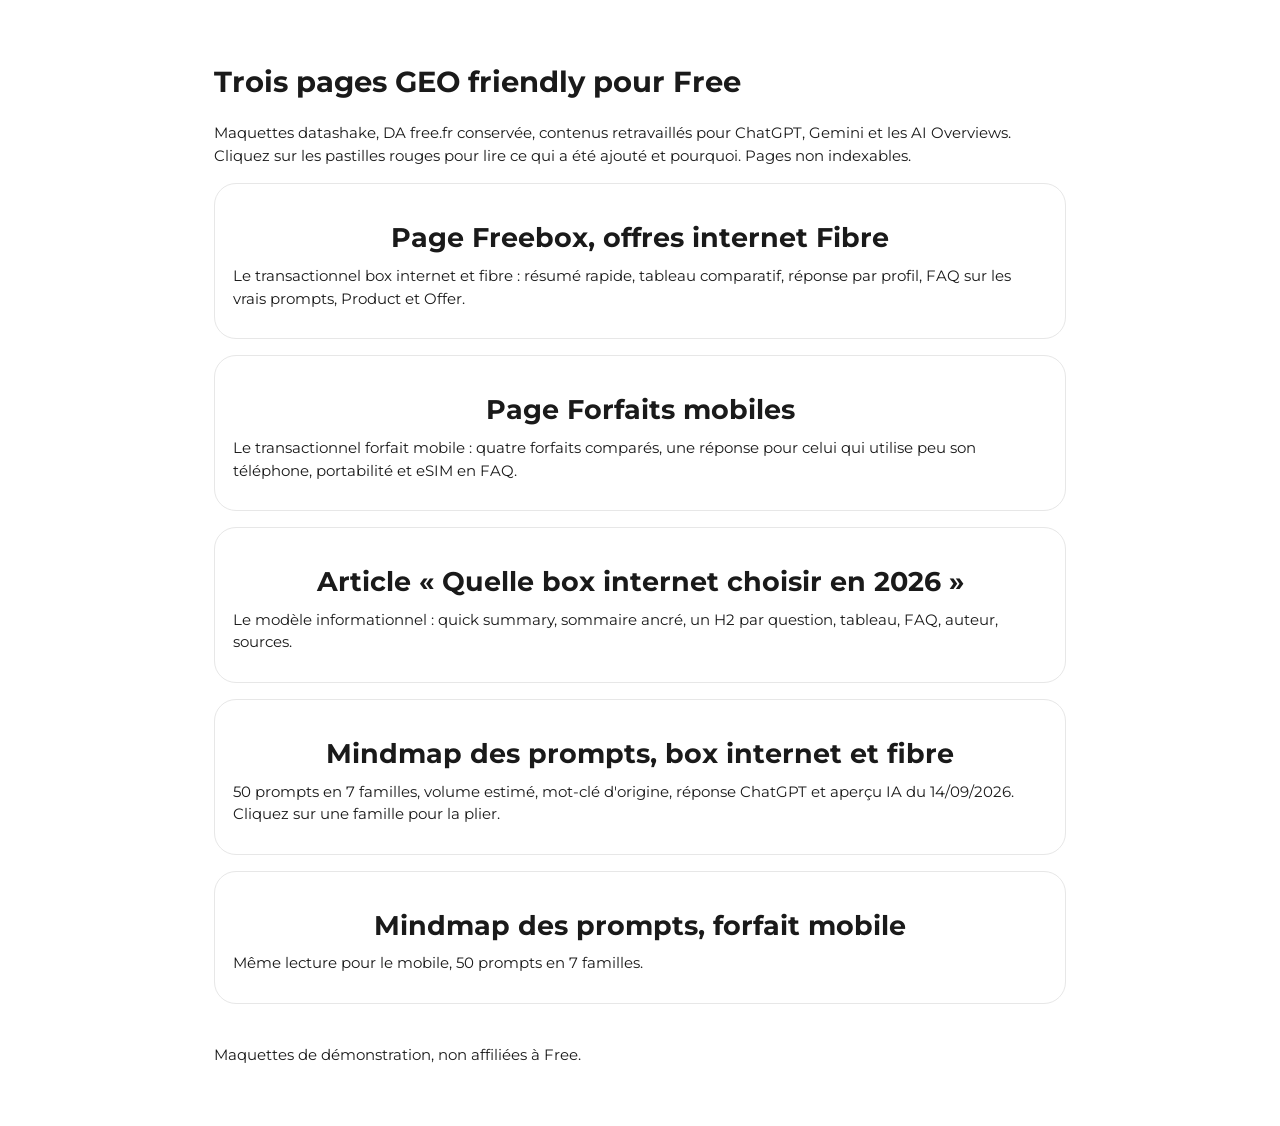
<file: index.html>
<!doctype html>
<html lang="fr"><head><meta charset="utf-8"><meta name="viewport" content="width=device-width, initial-scale=1.0">
<title>Maquettes GEO friendly Free — datashake</title><meta name="robots" content="noindex, nofollow">
<link rel="stylesheet" href="assets/free-site.css">
<style>.hub{max-width:900px;margin:60px auto;padding:0 24px}.hub h1{font-size:1.8rem}.hub a.card{display:block;text-decoration:none;margin:16px 0}.hub .card h3{margin:0 0 6px}.hub .card p{margin:0;color:var(--ink-soft)}</style></head>
<body><main class="hub">
<h1>Trois pages GEO friendly pour Free</h1>
<p>Maquettes datashake, DA free.fr conservée, contenus retravaillés pour ChatGPT, Gemini et les AI Overviews. Cliquez sur les pastilles rouges pour lire ce qui a été ajouté et pourquoi. Pages non indexables.</p>
<a class="card" href="freebox.html"><h3>Page Freebox, offres internet Fibre</h3><p>Le transactionnel box internet et fibre : résumé rapide, tableau comparatif, réponse par profil, FAQ sur les vrais prompts, Product et Offer.</p></a>
<a class="card" href="forfaits.html"><h3>Page Forfaits mobiles</h3><p>Le transactionnel forfait mobile : quatre forfaits comparés, une réponse pour celui qui utilise peu son téléphone, portabilité et eSIM en FAQ.</p></a>
<a class="card" href="guide.html"><h3>Article « Quelle box internet choisir en 2026 »</h3><p>Le modèle informationnel : quick summary, sommaire ancré, un H2 par question, tableau, FAQ, auteur, sources.</p></a>
<a class="card" href="mindmap-box.html"><h3>Mindmap des prompts, box internet et fibre</h3><p>50 prompts en 7 familles, volume estimé, mot-clé d'origine, réponse ChatGPT et aperçu IA du 14/09/2026. Cliquez sur une famille pour la plier.</p></a>
<a class="card" href="mindmap-mobile.html"><h3>Mindmap des prompts, forfait mobile</h3><p>Même lecture pour le mobile, 50 prompts en 7 familles.</p></a>
<p class="sources" style="margin-top:40px">Maquettes de démonstration, non affiliées à Free.</p>
</main></body></html>
</file>
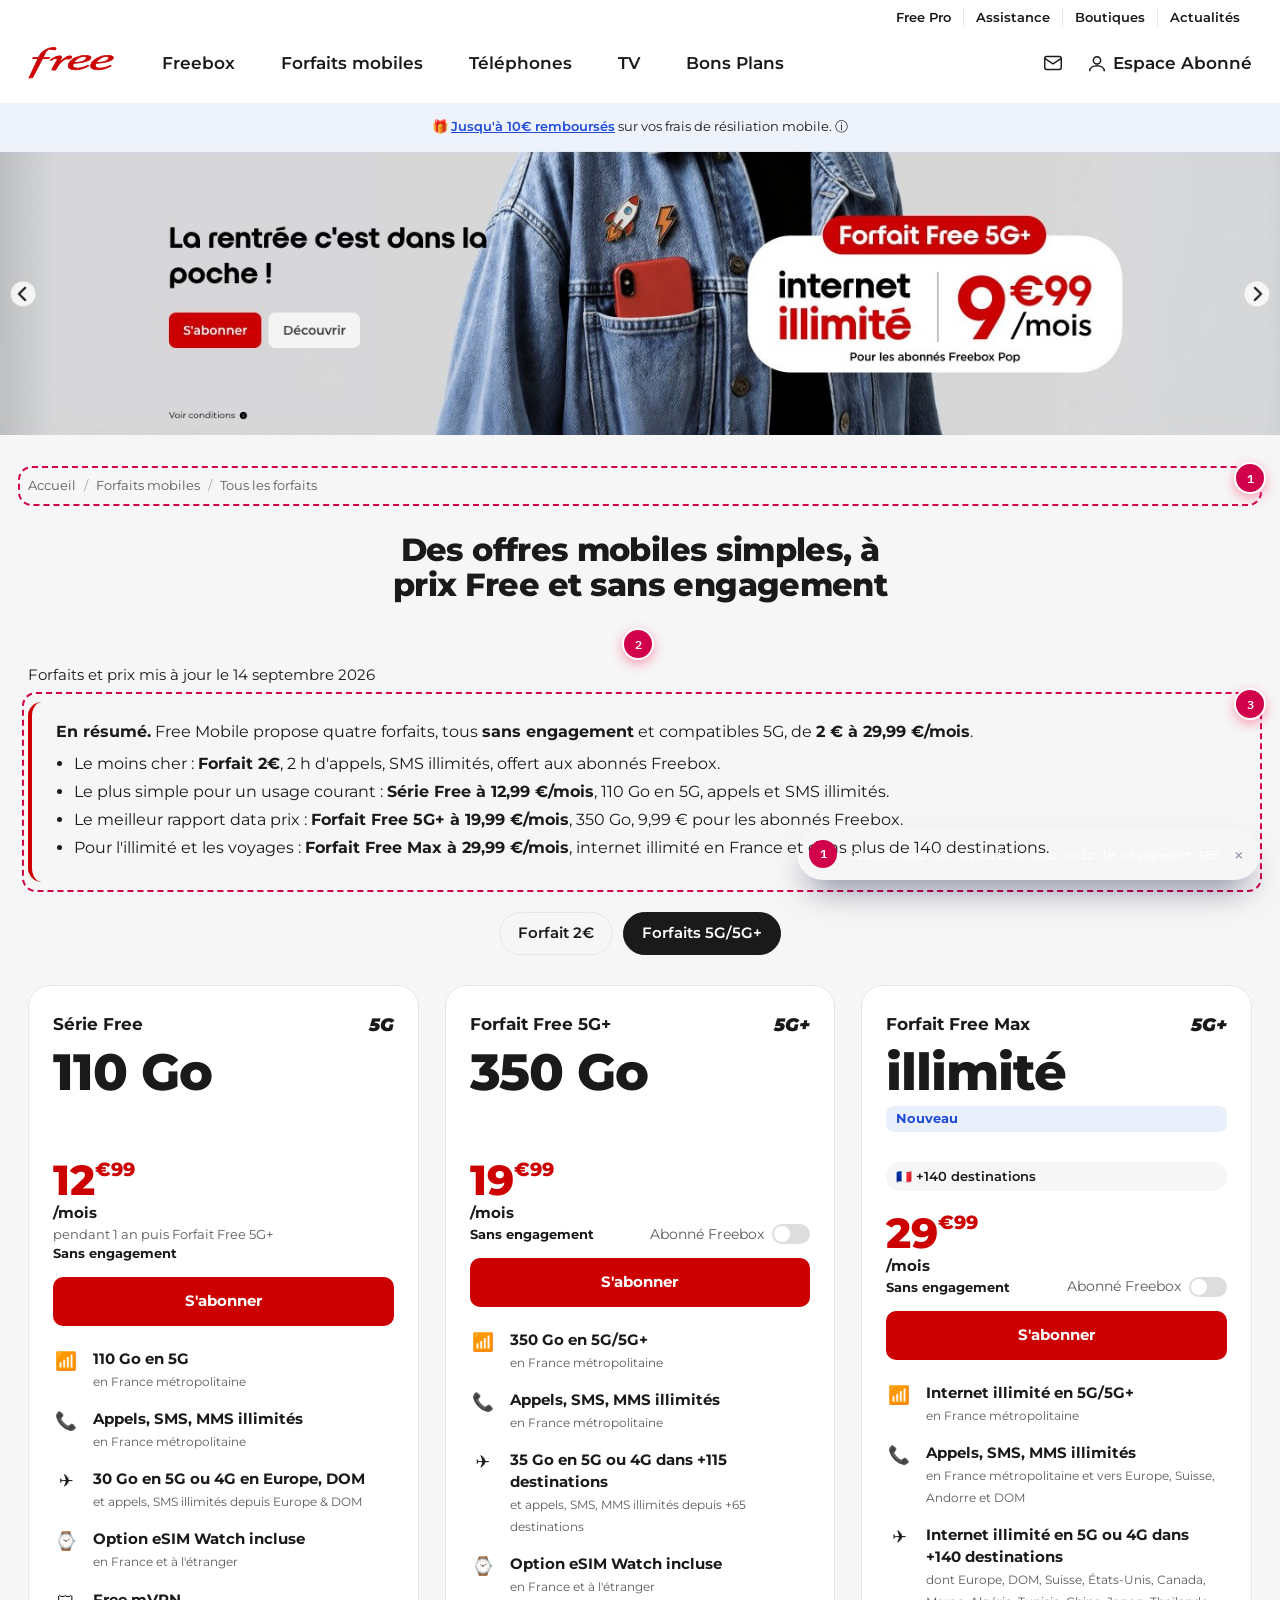
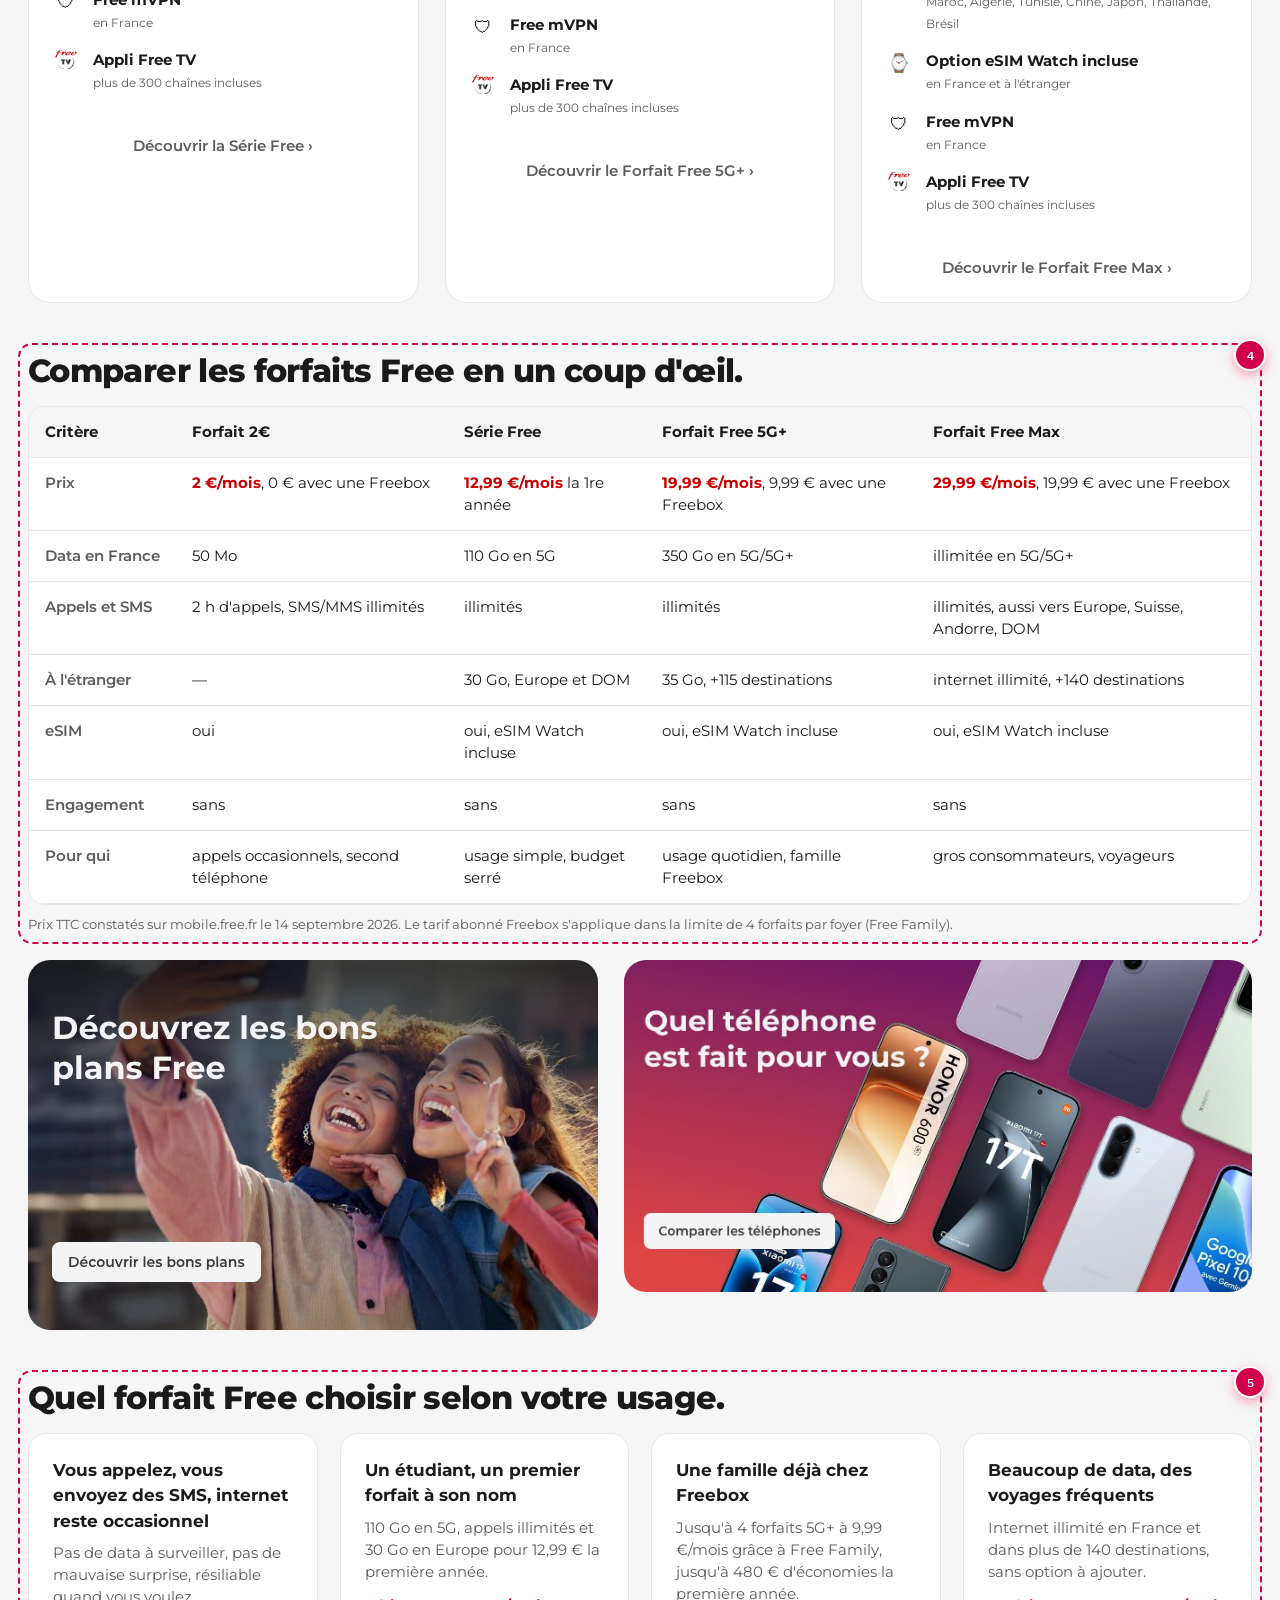
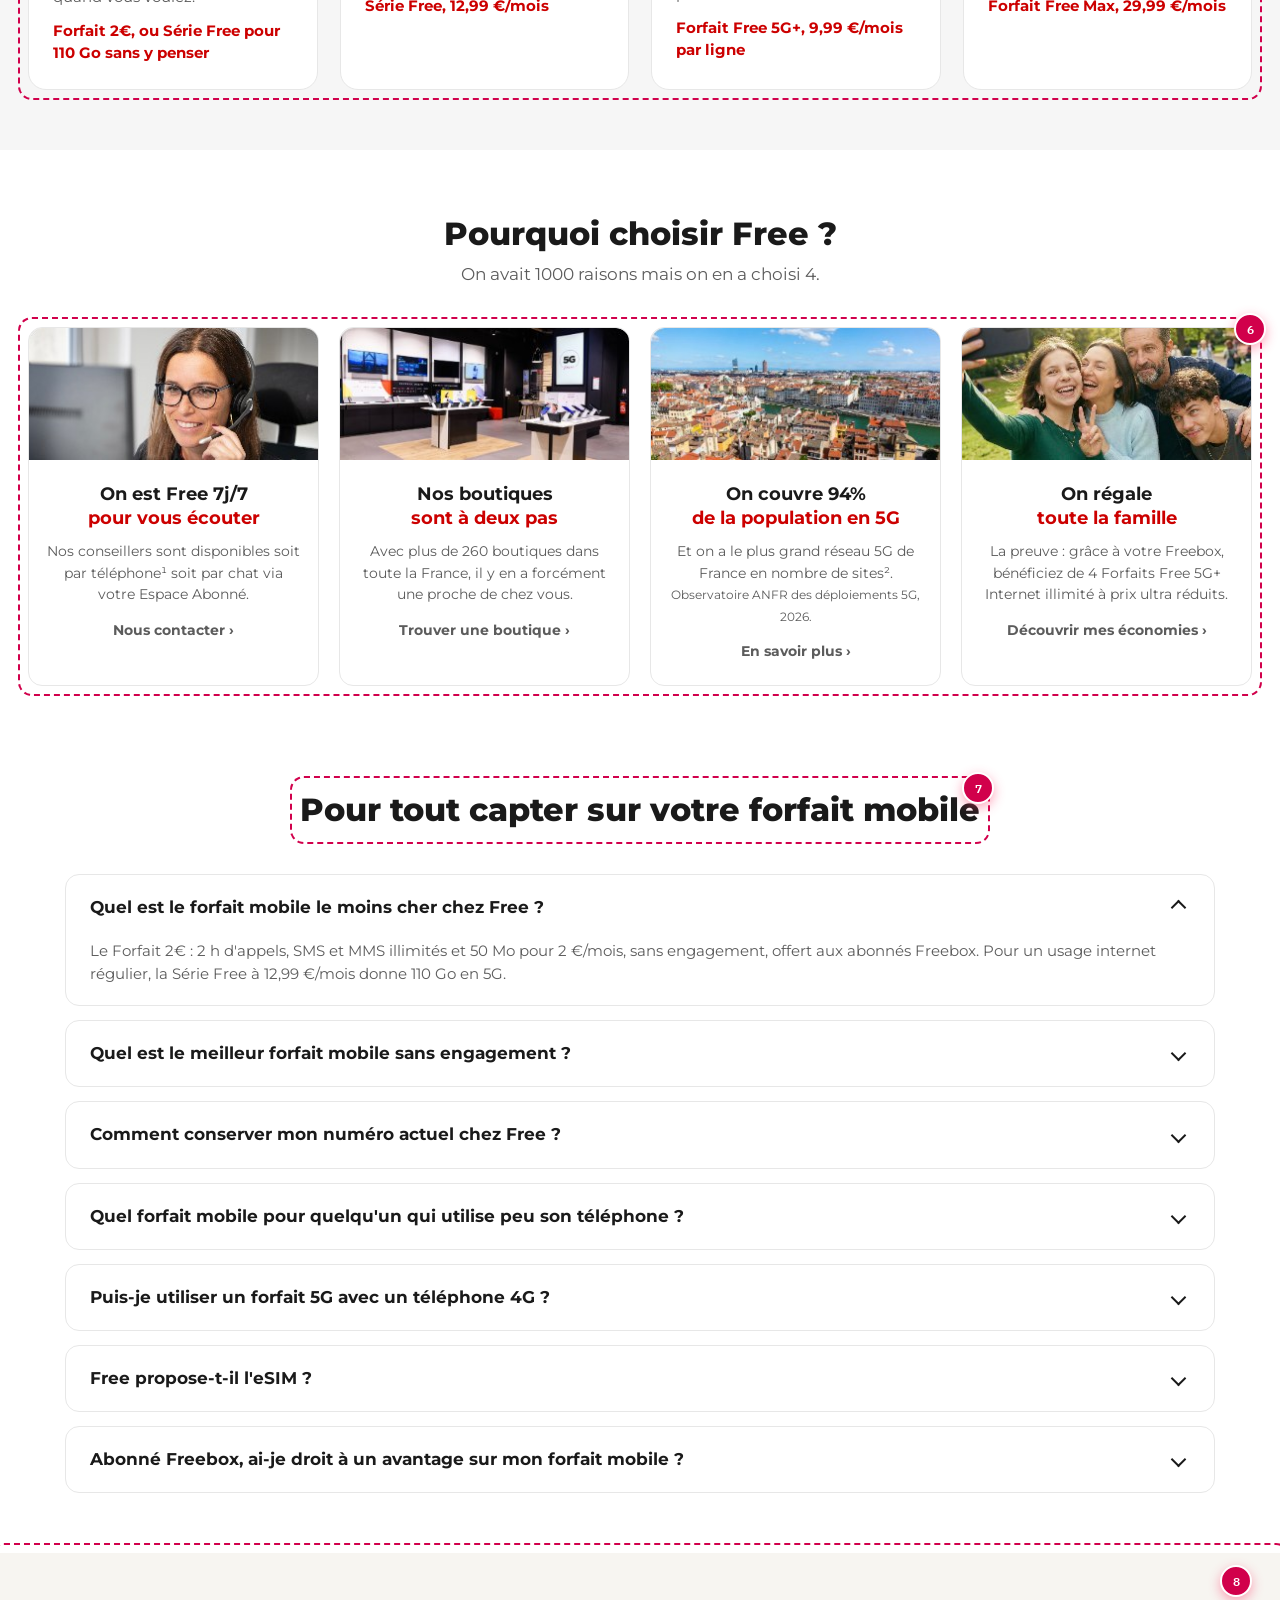
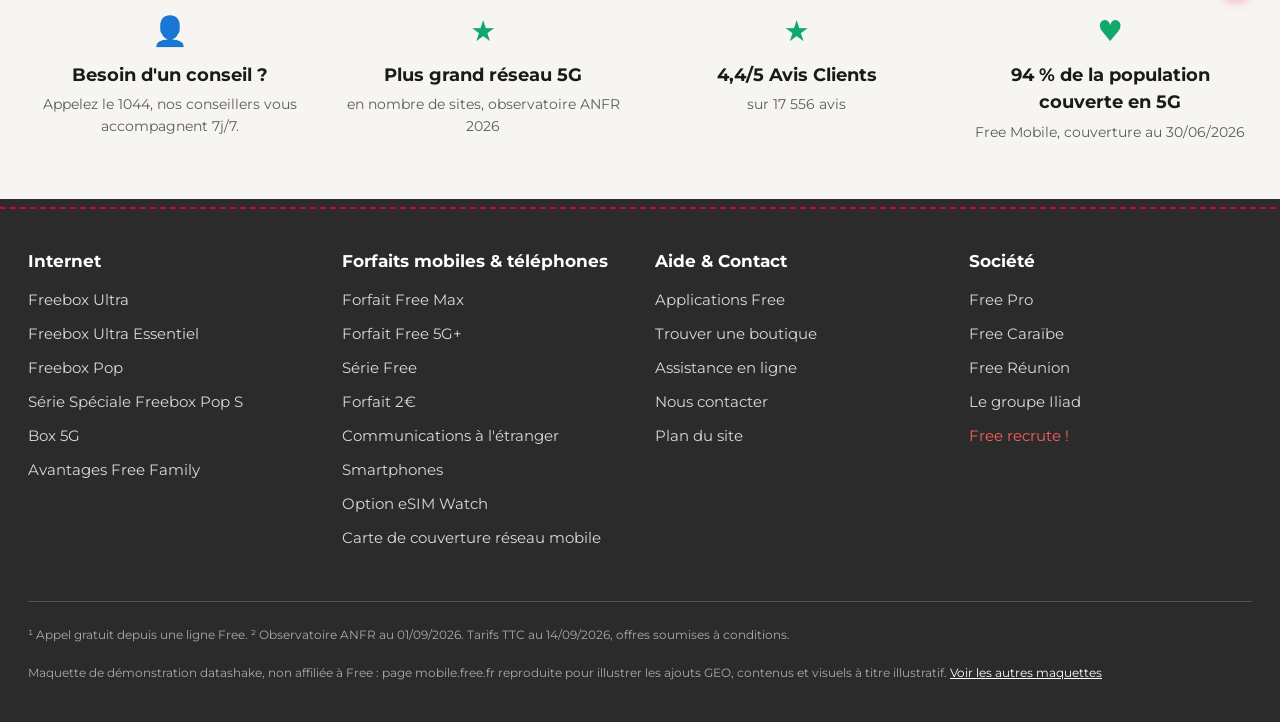
<file: forfaits.html>
<!doctype html>
<html lang="fr">
<head>
<meta charset="utf-8">
<meta name="viewport" content="width=device-width, initial-scale=1.0">
<title>Forfaits mobiles Free : 5G, sans engagement — maquette GEO datashake</title>
<meta name="description" content="Maquette datashake de la page mobile.free.fr : page d'origine reproduite à l'identique, ajouts GEO en pastilles pour être lu et cité par ChatGPT, Gemini et les AI Overviews.">
<meta name="robots" content="noindex, nofollow">
<link rel="canonical" href="https://mobile.free.fr/">
<meta property="article:modified_time" content="2026-09-14T09:00:00+02:00">
<link rel="stylesheet" href="assets/free-site.css">
<style>
.mcard{border:1px solid var(--line);border-radius:22px;padding:26px 24px 22px;background:#fff;display:flex;flex-direction:column;position:relative}
.mcard .k{display:flex;justify-content:space-between;align-items:center;font-weight:700;font-size:1.05rem}.mcard .k i{font-style:italic;font-weight:900;font-size:1.1rem}
.mcard .go{font-size:3.2rem;font-weight:800;letter-spacing:-.02em;margin:6px 0 0;line-height:1.1}
.mcard .new{display:inline-block;background:#eaf0fb;color:#1f4bd8;font-size:.8rem;font-weight:700;border-radius:8px;padding:3px 10px;margin:6px 0 0}
.mcard .dest{display:inline-block;background:var(--paper);border-radius:999px;padding:5px 10px;font-size:.8rem;font-weight:600;margin-top:8px}
.mcard .pr{display:flex;justify-content:space-between;align-items:flex-end;margin:60px 0 14px}
.mcard .pr .p{color:var(--red);font-weight:800;font-size:2.6rem;line-height:1;display:flex;align-items:flex-start}.mcard .pr .p small{font-size:1.2rem;margin-top:0}
.mcard .pr .m{font-size:.95rem;font-weight:700;color:var(--ink)}.mcard .pr .c{font-size:.8rem;color:var(--grey);font-weight:400}.mcard .pr .c b{color:var(--ink);display:block}
.mcard .tog{font-size:.85rem;color:var(--grey);display:flex;gap:8px;align-items:center}.mcard .tog span{width:38px;height:20px;border-radius:999px;background:#ddd;display:inline-block;position:relative}.mcard .tog span::after{content:'';position:absolute;left:2px;top:2px;width:16px;height:16px;border-radius:50%;background:#fff}
.mfeat{list-style:none;padding:0;margin:22px 0 0}.mfeat li{display:flex;gap:14px;margin:0 0 16px;font-size:.92rem}.mfeat li .ico{width:26px;flex:none;text-align:center;font-size:1.1rem}.mfeat li b{display:block;font-weight:700}.mfeat li small{color:var(--grey)}
.mtiles{display:grid;grid-template-columns:570px 1fr;gap:26px;margin-top:26px}.mtiles img{width:100%;display:block;border-radius:22px}
.why{display:grid;grid-template-columns:repeat(4,1fr);gap:20px;max-width:1240px;margin:0 auto}.why>div{border:1px solid var(--line);border-radius:14px;overflow:hidden;text-align:center;padding-bottom:22px}.why img{width:100%;display:block}.why h4{margin:22px 0 10px;font-size:1.1rem;line-height:1.4}.why h4 span{color:var(--red);display:block}.why p{margin:0 18px;color:var(--grey);font-size:.9rem}.why a{display:inline-block;margin-top:14px;color:var(--grey);font-weight:700;font-size:.9rem}
.grey{background:var(--paper);padding:20px 0 60px;margin-top:-1px}
</style>
<script type="application/ld+json">
{"@context":"https://schema.org","@type":"BreadcrumbList","itemListElement":[
 {"@type":"ListItem","position":1,"name":"Accueil","item":"https://www.free.fr/"},
 {"@type":"ListItem","position":2,"name":"Forfaits mobiles","item":"https://mobile.free.fr/"},
 {"@type":"ListItem","position":3,"name":"Tous les forfaits","item":"https://mobile.free.fr/#offres"}]}
</script>
<script type="application/ld+json">
{"@context":"https://schema.org","@type":"WebPage","name":"Forfaits mobiles Free : 5G, sans engagement","url":"https://mobile.free.fr/","dateModified":"2026-09-14","publisher":{"@type":"Organization","name":"Free Mobile","url":"https://mobile.free.fr/","parentOrganization":{"@type":"Organization","name":"Free","sameAs":["https://fr.wikipedia.org/wiki/Free_Mobile","https://www.wikidata.org/wiki/Q3089084"]}},
 "mainEntity":{"@type":"ItemList","numberOfItems":4,"itemListElement":[
  {"@type":"ListItem","position":1,"item":{"@type":"Product","name":"Forfait 2€","brand":{"@type":"Brand","name":"Free Mobile"},"description":"2 h d'appels, SMS et MMS illimités, 50 Mo, sans engagement. Gratuit pour les abonnés Freebox.","offers":{"@type":"Offer","price":"2.00","priceCurrency":"EUR","description":"2 €/mois, sans engagement","availability":"https://schema.org/InStock"}}},
  {"@type":"ListItem","position":2,"item":{"@type":"Product","name":"Série Free 110 Go","brand":{"@type":"Brand","name":"Free Mobile"},"description":"110 Go en 5G, appels SMS MMS illimités, 30 Go en Europe et DOM, sans engagement.","offers":{"@type":"Offer","price":"12.99","priceCurrency":"EUR","description":"12,99 €/mois pendant 1 an puis Forfait Free 5G+, sans engagement","availability":"https://schema.org/InStock"}}},
  {"@type":"ListItem","position":3,"item":{"@type":"Product","name":"Forfait Free 5G+ 350 Go","brand":{"@type":"Brand","name":"Free Mobile"},"description":"350 Go en 5G/5G+, appels SMS MMS illimités, 35 Go dans plus de 115 destinations, eSIM Watch incluse, sans engagement.","offers":{"@type":"Offer","price":"19.99","priceCurrency":"EUR","description":"19,99 €/mois, 9,99 €/mois pour les abonnés Freebox, sans engagement","availability":"https://schema.org/InStock"}}},
  {"@type":"ListItem","position":4,"item":{"@type":"Product","name":"Forfait Free Max","brand":{"@type":"Brand","name":"Free Mobile"},"description":"Internet illimité en 5G/5G+, appels SMS MMS illimités, internet illimité dans plus de 140 destinations, sans engagement.","offers":{"@type":"Offer","price":"29.99","priceCurrency":"EUR","description":"29,99 €/mois, 19,99 €/mois pour les abonnés Freebox, sans engagement","availability":"https://schema.org/InStock"}}}]}}
</script>
<script type="application/ld+json">
{"@context":"https://schema.org","@type":"FAQPage","mainEntity":[
 {"@type":"Question","name":"Quel est le forfait mobile le moins cher chez Free ?","acceptedAnswer":{"@type":"Answer","text":"Le Forfait 2€ : 2 h d'appels, SMS et MMS illimités et 50 Mo pour 2 €/mois, sans engagement, offert aux abonnés Freebox. Pour un usage internet régulier, la Série Free à 12,99 €/mois donne 110 Go en 5G."}},
 {"@type":"Question","name":"Les forfaits Free sont-ils sans engagement ?","acceptedAnswer":{"@type":"Answer","text":"Oui, les quatre forfaits Free Mobile sont sans engagement et résiliables à tout moment, sans frais."}},
 {"@type":"Question","name":"Comment changer d'opérateur mobile en gardant mon numéro ?","acceptedAnswer":{"@type":"Answer","text":"Appelez le 3179 (gratuit) pour obtenir votre RIO, renseignez-le à la souscription : Free porte votre numéro et résilie votre ancien opérateur à votre place, en général sous 3 jours ouvrés."}},
 {"@type":"Question","name":"Quel forfait mobile pour quelqu'un qui utilise peu son téléphone ?","acceptedAnswer":{"@type":"Answer","text":"Le Forfait 2€ si vous appelez peu et n'utilisez presque pas internet, la Série Free à 12,99 €/mois si vous voulez de l'internet illimité en appels et 110 Go sans jamais y penser."}},
 {"@type":"Question","name":"Puis-je utiliser un forfait 5G avec un téléphone 4G ?","acceptedAnswer":{"@type":"Answer","text":"Oui. Un forfait Free 5G+ fonctionne sur un téléphone 4G, en 4G. La 5G s'active automatiquement le jour où vous changez de téléphone, sans changer de forfait."}},
 {"@type":"Question","name":"Free propose-t-il l'eSIM ?","acceptedAnswer":{"@type":"Answer","text":"Oui, l'eSIM est disponible sur tous les forfaits Free, activable en quelques minutes depuis l'Espace Abonné, et l'option eSIM Watch est incluse dans les forfaits Série Free, 5G+ et Free Max."}}]}
</script></head>
<body>
<div class="wrap">
  <div class="topbar"><span>Free Pro</span><span>Assistance</span><span>Boutiques</span><span>Actualités</span></div>
  <div class="header">
    <a class="logo" href="#" aria-label="Free"><img src="assets/logo-free.svg" alt="Free"></a>
    <nav><a href="#">Freebox</a><a href="#">Forfaits mobiles</a><a href="#">Téléphones</a><a href="#">TV</a><a href="#">Bons Plans</a></nav>
    <div class="right"><svg viewBox="0 0 24 24" fill="none" stroke="currentColor" stroke-width="1.6"><rect x="3" y="5" width="18" height="14" rx="2"/><path d="m3 7 9 6 9-6"/></svg><span><svg viewBox="0 0 24 24" fill="none" stroke="currentColor" stroke-width="1.6"><circle cx="12" cy="8" r="4"/><path d="M4 20c0-4 4-6 8-6s8 2 8 6"/></svg> Espace Abonné</span></div>
  </div>
</div>
<div class="band">🎁 <a href="#">Jusqu'à 10€ remboursés</a> sur vos frais de résiliation mobile. ⓘ</div>

<section class="hero full"><img src="images/hero-mobile.jpg" alt="La rentrée c'est dans la poche, Forfait Free 5G+ internet illimité 9,99 €/mois pour les abonnés Freebox Pop"></section>

<div class="grey">
<main class="wrap">
  <nav class="breadcrumb geo-mark" aria-label="Fil d'Ariane" style="margin-top:22px">
    <button class="geo-badge" type="button" data-tooltip="t1" aria-expanded="false">1</button>
    <div class="geo-tooltip" id="t1" role="tooltip"><span class="kind">Structure + code</span><strong>Fil d'Ariane ajouté</strong><p>mobile.free.fr est un site à part, sans lien de structure avec free.fr. Le fil d'Ariane, doublé d'un <code>BreadcrumbList</code>, rattache la page à l'entité Free et donne aux IA le chemin Accueil &gt; Forfaits mobiles.</p></div>
    <a href="#">Accueil</a><span class="sep">/</span><a href="#">Forfaits mobiles</a><span class="sep">/</span><span>Tous les forfaits</span>
  </nav>

  <h2 class="big center" style="margin-top:36px">Des offres mobiles simples, à<br>prix Free et sans engagement</h2>

  <p class="geo-updated geo-mark" style="display:table;margin:0 auto 22px">
    <button class="geo-badge" type="button" data-tooltip="t2" aria-expanded="false">2</button>
    <div class="geo-tooltip" id="t2" role="tooltip"><span class="kind">Fraîcheur</span><strong>Date de mise à jour visible et balisée</strong><p>Les prix des forfaits bougent tous les mois. Une date visible, en <code>&lt;time&gt;</code> et en <code>dateModified</code>, dit aux IA que la page est à jour et évite qu'elles recopient un prix périmé lu chez un comparateur.</p></div>
    Forfaits et prix mis à jour le <time datetime="2026-09-14">14 septembre 2026</time>
  </p>

  <div class="geo-quick geo-mark">
    <button class="geo-badge" type="button" data-tooltip="t3" aria-expanded="false">3</button>
    <div class="geo-tooltip" id="t3" role="tooltip"><span class="kind">Sémantique</span><strong>Résumé rapide avant les cartes</strong><p>La réponse à « quel est le meilleur forfait mobile », « le moins cher », « sans engagement » tient en cinq lignes, avant les cartes. C'est ce qu'une IA lit en premier et recopie. Aujourd'hui ChatGPT classe Free 5e sur ce prompt, derrière Prixtel, B&amp;You, Sosh et RED.</p></div>
    <strong>En résumé.</strong> Free Mobile propose quatre forfaits, tous <strong>sans engagement</strong> et compatibles 5G, de <strong>2 € à 29,99 €/mois</strong>.
    <ul>
      <li>Le moins cher : <strong>Forfait 2€</strong>, 2 h d'appels, SMS illimités, offert aux abonnés Freebox.</li>
      <li>Le plus simple pour un usage courant : <strong>Série Free à 12,99 €/mois</strong>, 110 Go en 5G, appels et SMS illimités.</li>
      <li>Le meilleur rapport data prix : <strong>Forfait Free 5G+ à 19,99 €/mois</strong>, 350 Go, 9,99 € pour les abonnés Freebox.</li>
      <li>Pour l'illimité et les voyages : <strong>Forfait Free Max à 29,99 €/mois</strong>, internet illimité en France et dans plus de 140 destinations.</li>
    </ul>
  </div>

  <div class="pills center"><span>Forfait 2€</span><span class="on">Forfaits 5G/5G+</span></div>

  <div class="cards" id="offres">
    <article class="mcard">
      <div class="k"><span>Série Free</span><i>5G</i></div><div class="go">110 Go</div>
      <div class="pr"><div><div class="p">12<small>€99</small></div><div class="m">/mois</div><div class="c">pendant 1 an puis Forfait Free 5G+<b>Sans engagement</b></div></div></div>
      <a class="btn-red" href="#">S'abonner</a>
      <ul class="mfeat"><li><span class="ico">📶</span><span><b>110 Go en 5G</b><small>en France métropolitaine</small></span></li><li><span class="ico">📞</span><span><b>Appels, SMS, MMS illimités</b><small>en France métropolitaine</small></span></li><li><span class="ico">✈️</span><span><b>30 Go en 5G ou 4G en Europe, DOM</b><small>et appels, SMS illimités depuis Europe &amp; DOM</small></span></li><li><span class="ico">⌚</span><span><b>Option eSIM Watch incluse</b><small>en France et à l'étranger</small></span></li><li><span class="ico">🛡</span><span><b>Free mVPN</b><small>en France</small></span></li><li><span class="ico"><img src="images/logo-freetv.png" alt="" style="width:26px"></span><span><b>Appli Free TV</b><small>plus de 300 chaînes incluses</small></span></li></ul>
      <a class="more" href="#">Découvrir la Série Free ›</a>
    </article>
    <article class="mcard">
      <div class="k"><span>Forfait Free 5G+</span><i>5G+</i></div><div class="go">350 Go</div>
      <div class="pr"><div><div class="p">19<small>€99</small></div><div class="m">/mois</div><div class="c"><b>Sans engagement</b></div></div><div class="tog">Abonné Freebox <span></span></div></div>
      <a class="btn-red" href="#">S'abonner</a>
      <ul class="mfeat"><li><span class="ico">📶</span><span><b>350 Go en 5G/5G+</b><small>en France métropolitaine</small></span></li><li><span class="ico">📞</span><span><b>Appels, SMS, MMS illimités</b><small>en France métropolitaine</small></span></li><li><span class="ico">✈️</span><span><b>35 Go en 5G ou 4G dans +115 destinations</b><small>et appels, SMS, MMS illimités depuis +65 destinations</small></span></li><li><span class="ico">⌚</span><span><b>Option eSIM Watch incluse</b><small>en France et à l'étranger</small></span></li><li><span class="ico">🛡</span><span><b>Free mVPN</b><small>en France</small></span></li><li><span class="ico"><img src="images/logo-freetv.png" alt="" style="width:26px"></span><span><b>Appli Free TV</b><small>plus de 300 chaînes incluses</small></span></li></ul>
      <a class="more" href="#">Découvrir le Forfait Free 5G+ ›</a>
    </article>
    <article class="mcard">
      <div class="k"><span>Forfait Free Max</span><i>5G+</i></div><div class="go">illimité</div><span class="new">Nouveau</span><br><span class="dest">🇫🇷 +140 destinations</span>
      <div class="pr" style="margin-top:22px"><div><div class="p">29<small>€99</small></div><div class="m">/mois</div><div class="c"><b>Sans engagement</b></div></div><div class="tog">Abonné Freebox <span></span></div></div>
      <a class="btn-red" href="#">S'abonner</a>
      <ul class="mfeat"><li><span class="ico">📶</span><span><b>Internet illimité en 5G/5G+</b><small>en France métropolitaine</small></span></li><li><span class="ico">📞</span><span><b>Appels, SMS, MMS illimités</b><small>en France métropolitaine et vers Europe, Suisse, Andorre et DOM</small></span></li><li><span class="ico">✈️</span><span><b>Internet illimité en 5G ou 4G dans +140 destinations</b><small>dont Europe, DOM, Suisse, États-Unis, Canada, Maroc, Algérie, Tunisie, Chine, Japon, Thaïlande, Brésil</small></span></li><li><span class="ico">⌚</span><span><b>Option eSIM Watch incluse</b><small>en France et à l'étranger</small></span></li><li><span class="ico">🛡</span><span><b>Free mVPN</b><small>en France</small></span></li><li><span class="ico"><img src="images/logo-freetv.png" alt="" style="width:26px"></span><span><b>Appli Free TV</b><small>plus de 300 chaînes incluses</small></span></li></ul>
      <a class="more" href="#">Découvrir le Forfait Free Max ›</a>
    </article>
  </div>

  <div class="geo-mark" style="margin-top:50px">
    <button class="geo-badge" type="button" data-tooltip="t4" aria-expanded="false">4</button>
    <div class="geo-tooltip" id="t4" role="tooltip"><span class="kind">Sémantique + structure</span><strong>Tableau comparatif en HTML, Forfait 2€ compris</strong><p>La page d'origine met en avant trois forfaits et renvoie le Forfait 2€ dans un onglet chargé en JavaScript. Un <code>&lt;table&gt;</code> HTML avec les quatre forfaits et une ligne par critère donne aux IA la matière exacte pour répondre « compare-moi les forfaits » et « quel forfait à moins de 5 euros ».</p></div>
    <h2 class="big" style="margin-top:0;font-size:2rem">Comparer les forfaits Free en un coup d'œil.</h2>
    <div class="table-wrap" style="background:#fff"><table class="compare">
      <thead><tr><th>Critère</th><th>Forfait 2€</th><th>Série Free</th><th>Forfait Free 5G+</th><th>Forfait Free Max</th></tr></thead>
      <tbody>
        <tr><th>Prix</th><td><b>2 €/mois</b>, 0 € avec une Freebox</td><td><b>12,99 €/mois</b> la 1re année</td><td><b>19,99 €/mois</b>, 9,99 € avec une Freebox</td><td><b>29,99 €/mois</b>, 19,99 € avec une Freebox</td></tr>
        <tr><th>Data en France</th><td>50 Mo</td><td>110 Go en 5G</td><td>350 Go en 5G/5G+</td><td>illimitée en 5G/5G+</td></tr>
        <tr><th>Appels et SMS</th><td>2 h d'appels, SMS/MMS illimités</td><td>illimités</td><td>illimités</td><td>illimités, aussi vers Europe, Suisse, Andorre, DOM</td></tr>
        <tr><th>À l'étranger</th><td>—</td><td>30 Go, Europe et DOM</td><td>35 Go, +115 destinations</td><td>internet illimité, +140 destinations</td></tr>
        <tr><th>eSIM</th><td>oui</td><td>oui, eSIM Watch incluse</td><td>oui, eSIM Watch incluse</td><td>oui, eSIM Watch incluse</td></tr>
        <tr><th>Engagement</th><td>sans</td><td>sans</td><td>sans</td><td>sans</td></tr>
        <tr><th>Pour qui</th><td>appels occasionnels, second téléphone</td><td>usage simple, budget serré</td><td>usage quotidien, famille Freebox</td><td>gros consommateurs, voyageurs</td></tr>
      </tbody></table></div>
    <p class="caption">Prix TTC constatés sur mobile.free.fr le 14 septembre 2026. Le tarif abonné Freebox s'applique dans la limite de 4 forfaits par foyer (Free Family).</p>
  </div>

  <div class="mtiles"><img src="images/tile-bonsplans.jpg" alt="Découvrez les bons plans Free"><img src="images/tile-telephones.jpg" alt="Quel téléphone est fait pour vous ?"></div>

  <div class="geo-mark" style="margin-top:50px">
    <button class="geo-badge" type="button" data-tooltip="t5" aria-expanded="false">5</button>
    <div class="geo-tooltip" id="t5" role="tooltip"><span class="kind">Sémantique</span><strong>Une réponse par profil d'usage</strong><p>« Quel forfait quand on utilise peu son téléphone », « pour un senior », « pour un étudiant », « pour toute la famille » : autant de prompts sans réponse sur mobile.free.fr. Quatre blocs, une recommandation nette chacun, écrits comme une IA répond.</p></div>
    <h2 class="big" style="margin-top:0;font-size:2rem">Quel forfait Free choisir selon votre usage.</h2>
    <div class="who" style="grid-template-columns:repeat(4,1fr)">
      <div style="background:#fff"><h4>Vous appelez, vous envoyez des SMS, internet reste occasionnel</h4><p>Pas de data à surveiller, pas de mauvaise surprise, résiliable quand vous voulez.</p><span class="pick">Forfait 2€, ou Série Free pour 110 Go sans y penser</span></div>
      <div style="background:#fff"><h4>Un étudiant, un premier forfait à son nom</h4><p>110 Go en 5G, appels illimités et 30 Go en Europe pour 12,99 € la première année.</p><span class="pick">Série Free, 12,99 €/mois</span></div>
      <div style="background:#fff"><h4>Une famille déjà chez Freebox</h4><p>Jusqu'à 4 forfaits 5G+ à 9,99 €/mois grâce à Free Family, jusqu'à 480 € d'économies la première année.</p><span class="pick">Forfait Free 5G+, 9,99 €/mois par ligne</span></div>
      <div style="background:#fff"><h4>Beaucoup de data, des voyages fréquents</h4><p>Internet illimité en France et dans plus de 140 destinations, sans option à ajouter.</p><span class="pick">Forfait Free Max, 29,99 €/mois</span></div>
    </div>
  </div>
</main>
</div>

<section class="wrap" style="padding-top:60px">
  <h2 class="center" style="margin:0 0 10px">Pourquoi choisir Free ?</h2>
  <p class="sub" style="text-align:center;margin-bottom:40px">On avait 1000 raisons mais on en a choisi 4.</p>
  <div class="why geo-mark">
    <button class="geo-badge" type="button" data-tooltip="t6" aria-expanded="false">6</button>
    <div class="geo-tooltip" id="t6" role="tooltip"><span class="kind">Autorité</span><strong>Les chiffres existants, désormais sourcés</strong><p>Sur « quel opérateur a le meilleur réseau », ChatGPT cite l'Arcep et classe Free 4e. Le bloc est celui de la page d'origine, on y ajoute la source de chaque chiffre, ANFR et Arcep, pour remettre Free dans la réponse au lieu de la laisser aux comparateurs.</p></div>
    <div><img src="images/pourquoi-1.jpg" alt=""><h4>On est Free 7j/7 <span>pour vous écouter</span></h4><p>Nos conseillers sont disponibles soit par téléphone¹ soit par chat via votre Espace Abonné.</p><a href="#">Nous contacter ›</a></div>
    <div><img src="images/pourquoi-2.jpg" alt=""><h4>Nos boutiques <span>sont à deux pas</span></h4><p>Avec plus de 260 boutiques dans toute la France, il y en a forcément une proche de chez vous.</p><a href="#">Trouver une boutique ›</a></div>
    <div><img src="images/pourquoi-3.jpg" alt=""><h4>On couvre 94% <span>de la population en 5G</span></h4><p>Et on a le plus grand réseau 5G de France en nombre de sites². <span class="geo-src">Observatoire ANFR des déploiements 5G, 2026.</span></p><a href="#">En savoir plus ›</a></div>
    <div><img src="images/pourquoi-4.jpg" alt=""><h4>On régale <span>toute la famille</span></h4><p>La preuve : grâce à votre Freebox, bénéficiez de 4 Forfaits Free 5G+ Internet illimité à prix ultra réduits.</p><a href="#">Découvrir mes économies ›</a></div>
  </div>

  <h2 class="center geo-mark" style="display:table;margin:100px auto 40px">Pour tout capter sur votre forfait mobile
    <button class="geo-badge" type="button" data-tooltip="t7" aria-expanded="false">7</button>
    <div class="geo-tooltip" id="t7" role="tooltip"><span class="kind">Sémantique + code</span><strong>FAQ réécrite sur les vraies questions, balisée FAQPage</strong><p>La FAQ d'origine parle des montres connectées et de Free Flex. Celle-ci garde le bloc et l'accordéon mais reprend les prompts mesurés : le moins cher, sans engagement, changer d'opérateur, peu d'usage, 5G avec un téléphone 4G, eSIM. Deux phrases par réponse, doublées d'un schéma <code>FAQPage</code>.</p></div>
  </h2>
  <div class="faq">
    <details open><summary>Quel est le forfait mobile le moins cher chez Free ?</summary><p>Le Forfait 2€ : 2 h d'appels, SMS et MMS illimités et 50 Mo pour 2 €/mois, sans engagement, offert aux abonnés Freebox. Pour un usage internet régulier, la Série Free à 12,99 €/mois donne 110 Go en 5G.</p></details>
    <details><summary>Quel est le meilleur forfait mobile sans engagement ?</summary><p>Tous les forfaits Free sont sans engagement. Pour un usage courant, la Série Free à 12,99 €/mois ; pour beaucoup de data, le Forfait Free 5G+ à 19,99 €/mois ; pour l'illimité et les voyages, le Forfait Free Max à 29,99 €/mois.</p></details>
    <details><summary>Comment conserver mon numéro actuel chez Free ?</summary><p>Appelez le 3179 (gratuit) pour obtenir votre RIO et renseignez-le à la souscription. Free porte votre numéro et résilie votre ancien opérateur à votre place, en général sous 3 jours ouvrés.</p></details>
    <details><summary>Quel forfait mobile pour quelqu'un qui utilise peu son téléphone ?</summary><p>Le Forfait 2€ si vous appelez peu et n'utilisez presque pas internet, la Série Free à 12,99 €/mois si vous voulez des appels illimités et 110 Go sans jamais y penser.</p></details>
    <details><summary>Puis-je utiliser un forfait 5G avec un téléphone 4G ?</summary><p>Oui. Un forfait Free 5G+ fonctionne sur un téléphone 4G, en 4G. La 5G s'active automatiquement le jour où vous changez de téléphone, sans changer de forfait.</p></details>
    <details><summary>Free propose-t-il l'eSIM ?</summary><p>Oui, l'eSIM est disponible sur tous les forfaits Free, activable en quelques minutes depuis l'Espace Abonné, et l'option eSIM Watch est incluse dans la Série Free, le Forfait Free 5G+ et le Forfait Free Max.</p></details>
    <details><summary>Abonné Freebox, ai-je droit à un avantage sur mon forfait mobile ?</summary><p>Oui. Avec Free Family, jusqu'à 4 Forfaits Free 5G+ à 9,99 €/mois ou Forfaits Free Max à 19,99 €/mois pour les abonnés Freebox.</p></details>
  </div>
</section>

<section class="reassure geo-mark" style="position:relative">
  <button class="geo-badge" type="button" data-tooltip="t8" aria-expanded="false" style="top:12px;right:28px">8</button>
  <div class="geo-tooltip" id="t8" role="tooltip" style="top:48px;right:28px"><span class="kind">Code</span><strong>Données structurées Product, Offer, Organization</strong><p>mobile.free.fr ne porte aucune donnée structurée. Chaque forfait devient un <code>Product</code> avec son <code>Offer</code>, la page un <code>WebPage</code> daté, et Free Mobile une <code>Organization</code> rattachée à Free et à Wikidata. C'est ce qui permet à une IA de citer 19,99 € depuis mobile.free.fr plutôt que depuis un comparateur.</p></div>
  <div class="wrap">
    <div><div class="ic">👤</div><h4>Besoin d'un conseil ?</h4><p>Appelez le 1044, nos conseillers vous accompagnent 7j/7.</p></div>
    <div><div class="ic">★</div><h4>Plus grand réseau 5G</h4><p>en nombre de sites, observatoire ANFR 2026</p></div>
    <div><div class="ic">★</div><h4>4,4/5 Avis Clients</h4><p>sur 17 556 avis</p></div>
    <div><div class="ic">♥</div><h4>94 % de la population couverte en 5G</h4><p>Free Mobile, couverture au 30/06/2026</p></div>
  </div>
</section>

<footer><div class="wrap">
  <div class="cols">
    <div><h5>Internet</h5><ul><li>Freebox Ultra</li><li>Freebox Ultra Essentiel</li><li>Freebox Pop</li><li>Série Spéciale Freebox Pop S</li><li>Box 5G</li><li>Avantages Free Family</li></ul></div>
    <div><h5>Forfaits mobiles &amp; téléphones</h5><ul><li>Forfait Free Max</li><li>Forfait Free 5G+</li><li>Série Free</li><li>Forfait 2€</li><li>Communications à l'étranger</li><li>Smartphones</li><li>Option eSIM Watch</li><li>Carte de couverture réseau mobile</li></ul></div>
    <div><h5>Aide &amp; Contact</h5><ul><li>Applications Free</li><li>Trouver une boutique</li><li>Assistance en ligne</li><li>Nous contacter</li><li>Plan du site</li></ul></div>
    <div><h5>Société</h5><ul><li>Free Pro</li><li>Free Caraïbe</li><li>Free Réunion</li><li>Le groupe Iliad</li><li style="color:#ff5c5c">Free recrute !</li></ul></div>
  </div>
  <div class="legal">¹ Appel gratuit depuis une ligne Free. ² Observatoire ANFR au 01/09/2026. Tarifs TTC au 14/09/2026, offres soumises à conditions.<br><br>Maquette de démonstration datashake, non affiliée à Free : page mobile.free.fr reproduite pour illustrer les ajouts GEO, contenus et visuels à titre illustratif. <a href="index.html" style="color:#fff;text-decoration:underline">Voir les autres maquettes</a></div>
</div></footer>

<div class="geo-hint" id="geo-hint">
  <span class="demo">1</span>
  <span>Cliquez sur les pastilles pour voir le changement GEO</span>
  <button type="button" aria-label="Fermer">&times;</button>
</div>

<script>


  const hint = document.getElementById('geo-hint');
  const dismissHint = () => { if (hint) hint.classList.add('gone'); };
  if (hint) hint.querySelector('button').addEventListener('click', (e) => { e.stopPropagation(); dismissHint(); });

  document.querySelectorAll('.geo-badge').forEach(btn => {
    btn.setAttribute('title', 'Cliquez pour voir le changement GEO');
    btn.addEventListener('click', (e) => {
      e.stopPropagation();
      document.body.classList.add('geo-seen');
      dismissHint();
      const id = btn.getAttribute('data-tooltip');
      const tip = document.getElementById(id);
      const wasOpen = tip.classList.contains('open');
      document.querySelectorAll('.geo-tooltip.open').forEach(t => t.classList.remove('open'));
      document.querySelectorAll('.geo-badge').forEach(b => b.setAttribute('aria-expanded','false'));
      if (!wasOpen) {
        tip.classList.add('open');
        btn.setAttribute('aria-expanded','true');
      }
    });
  });
  document.querySelectorAll('.geo-tooltip').forEach(t => t.addEventListener('click', e => e.stopPropagation()));
  document.addEventListener('click', () => {
    document.querySelectorAll('.geo-tooltip.open').forEach(t => t.classList.remove('open'));
    document.querySelectorAll('.geo-badge').forEach(b => b.setAttribute('aria-expanded','false'));
  });
</script>

</body>
</html>
</file>
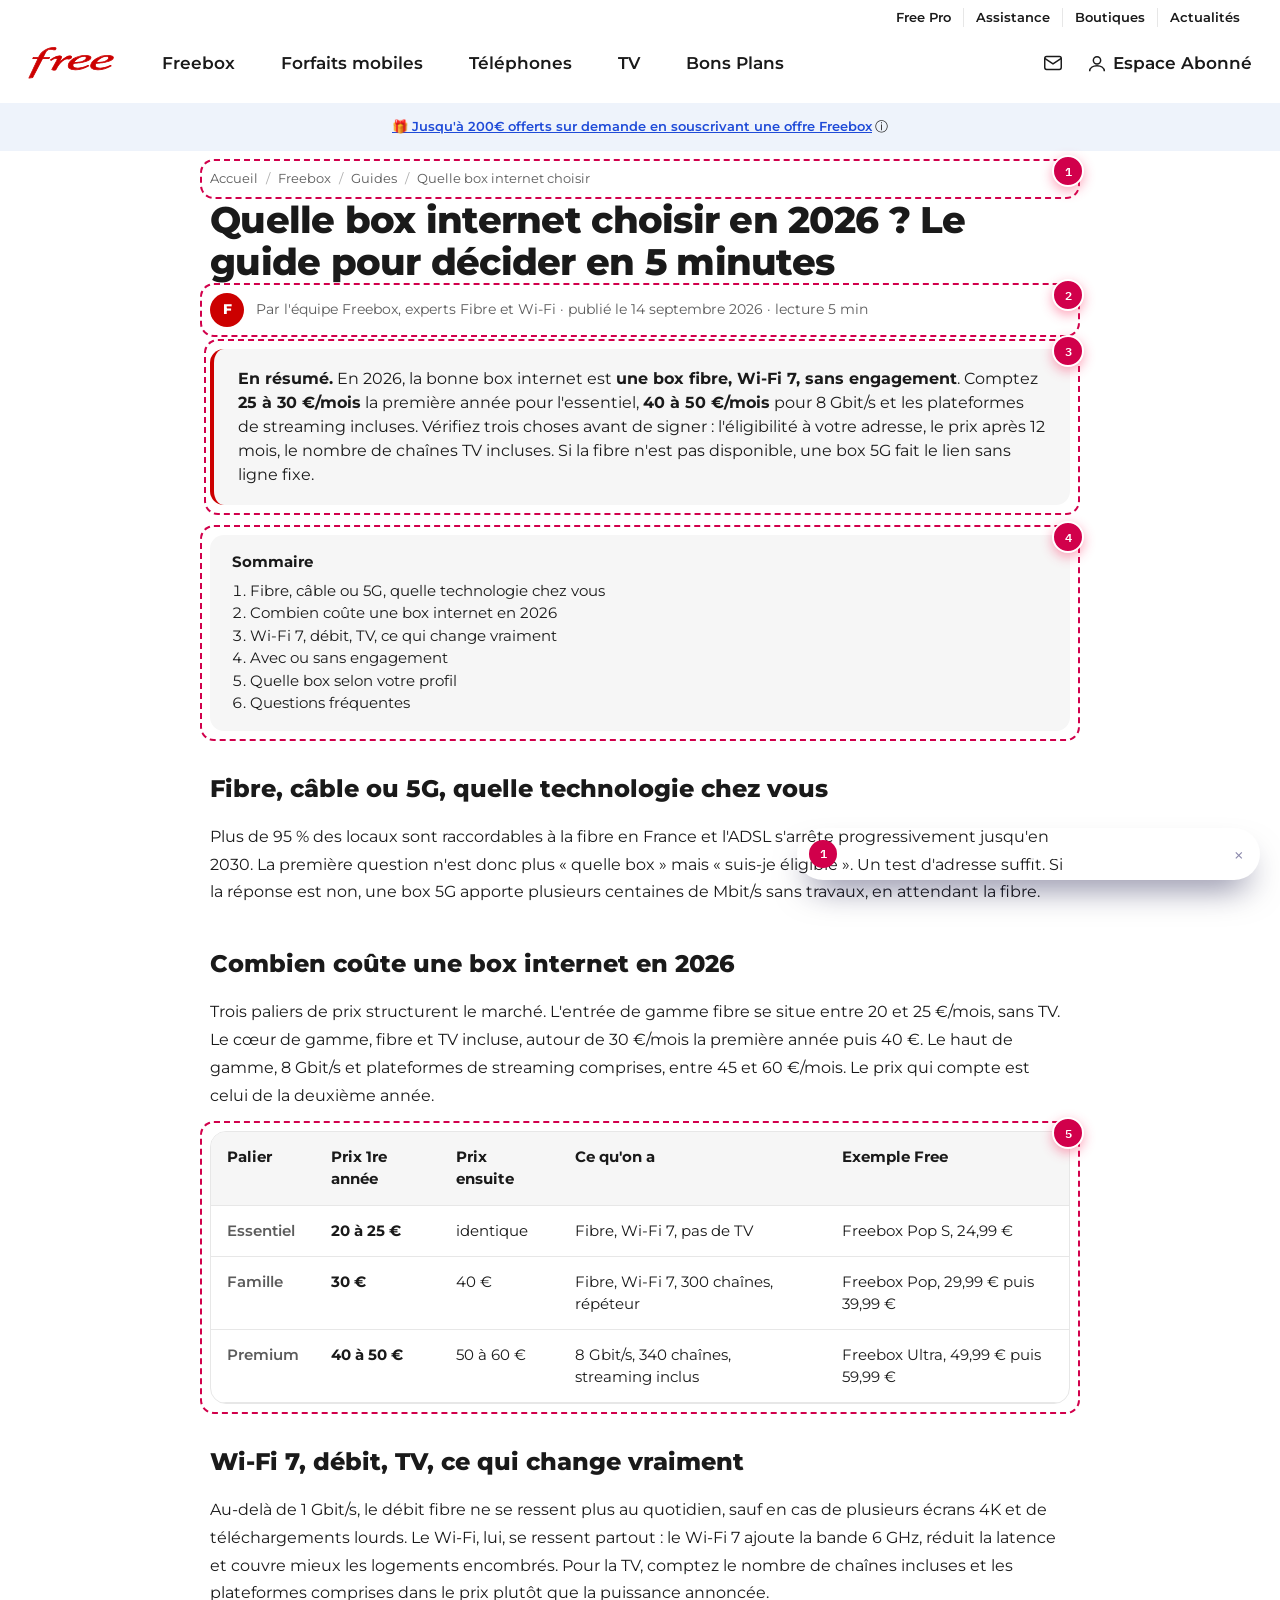
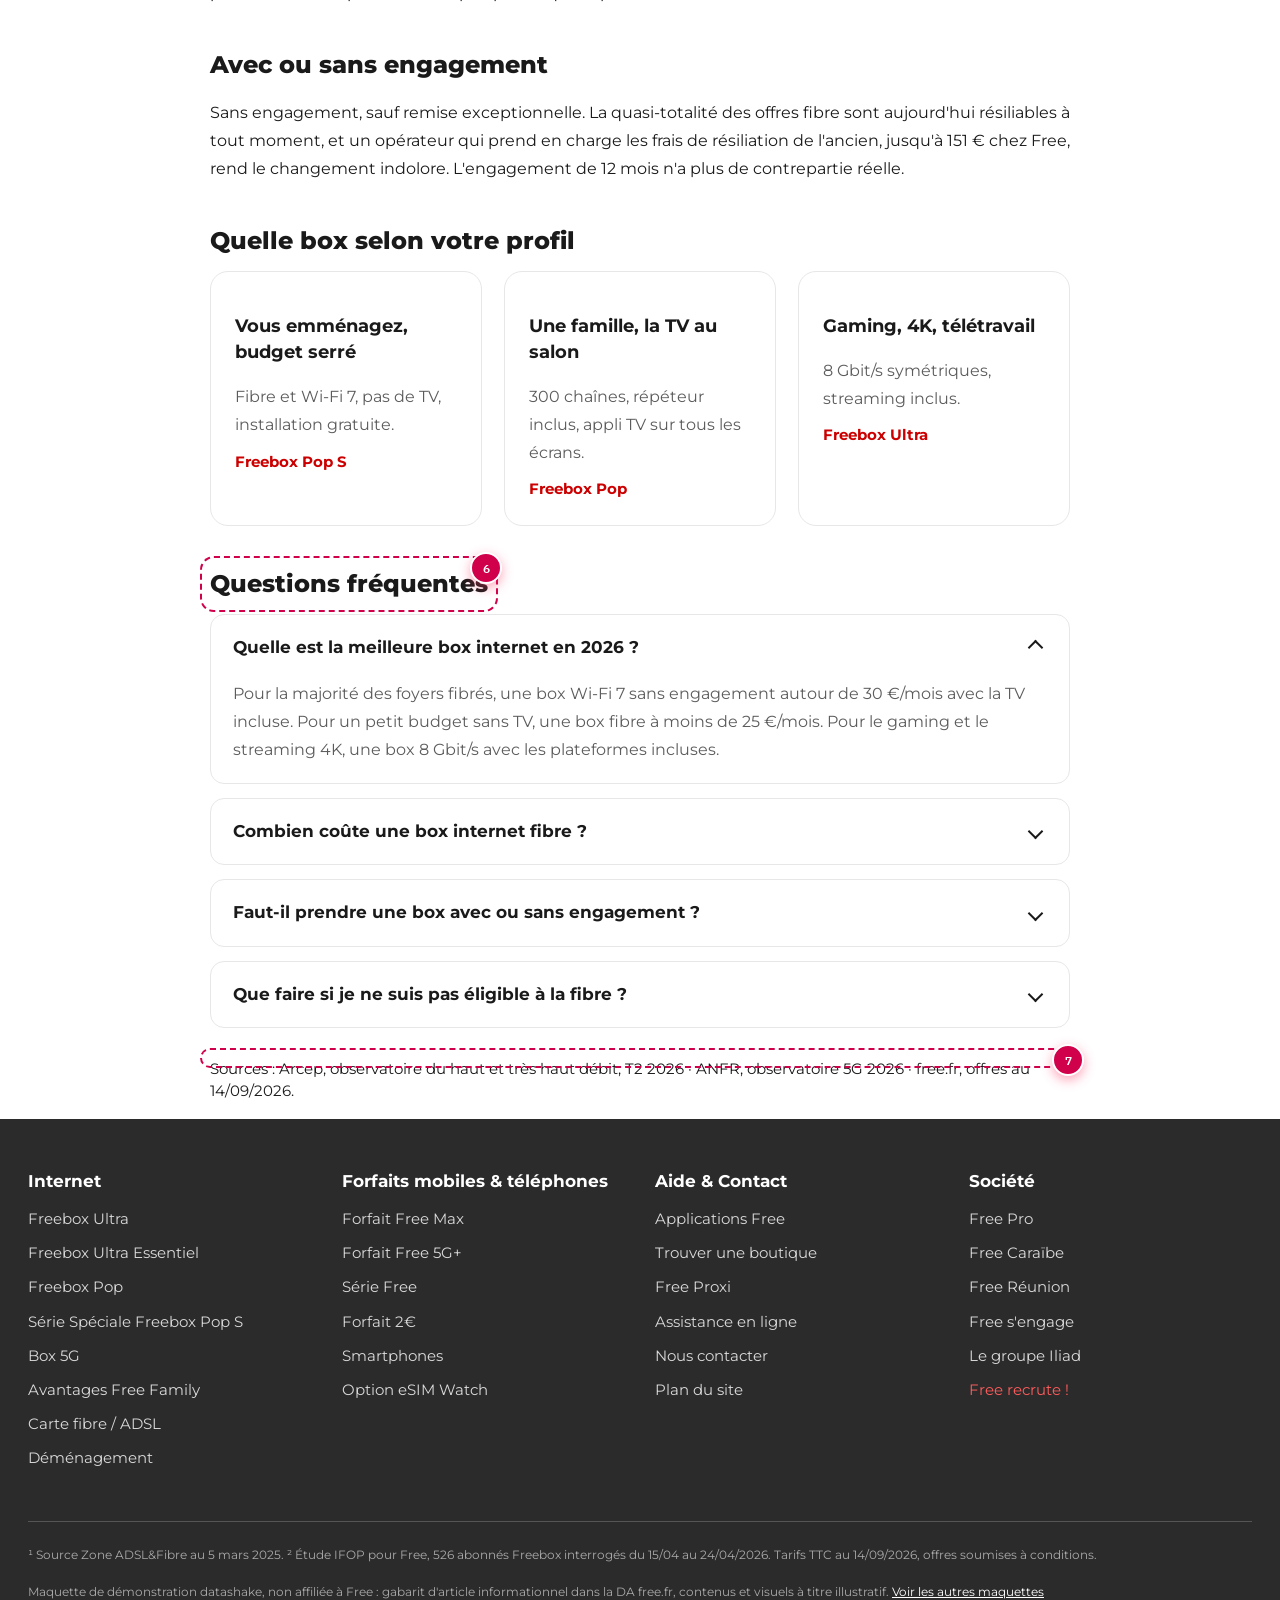
<file: guide.html>
<!doctype html>
<html lang="fr">
<head>
<meta charset="utf-8">
<meta name="viewport" content="width=device-width, initial-scale=1.0">
<title>Quelle box internet choisir en 2026 ? Le guide pour décider en 5 minutes — maquette GEO datashake</title>
<meta name="description" content="Maquette datashake d'un article informationnel GEO friendly pour free.fr : résumé rapide, sommaire, sections courtes, tableau, FAQ, auteur et sources.">
<meta name="robots" content="noindex, nofollow">
<meta property="article:published_time" content="2026-09-14T09:00:00+02:00">
<meta property="article:modified_time" content="2026-09-14T09:00:00+02:00">
<link rel="stylesheet" href="assets/free-site.css">
<style>.article{max-width:860px;margin:0 auto}.article h1{font-size:2.3rem;font-weight:800;letter-spacing:-.02em;line-height:1.15;margin:10px 0}.article h2{font-size:1.5rem;font-weight:800;margin:40px 0 12px}.article p{font-size:1.02rem;line-height:1.7}.toc{background:var(--paper);border-radius:14px;padding:16px 22px}.toc ol{margin:6px 0 0;padding-left:18px}.author{display:flex;gap:12px;align-items:center;color:var(--grey);font-size:.9rem;margin:8px 0 22px}.author .av{width:34px;height:34px;border-radius:50%;background:var(--red);color:#fff;display:flex;align-items:center;justify-content:center;font-weight:800}.faq details{padding:0 22px}.geo-quick{margin-top:16px}</style>
<script type="application/ld+json">
{"@context":"https://schema.org","@type":"Article","headline":"Quelle box internet choisir en 2026 ? Le guide pour décider en 5 minutes","datePublished":"2026-09-14","dateModified":"2026-09-14","inLanguage":"fr-FR","wordCount":900,
 "author":{"@type":"Person","name":"Équipe Freebox","jobTitle":"Experts Fibre et Wi-Fi","worksFor":{"@type":"Organization","name":"Free"}},
 "publisher":{"@type":"Organization","name":"Free","url":"https://www.free.fr/","sameAs":["https://fr.wikipedia.org/wiki/Free_(entreprise)","https://www.wikidata.org/wiki/Q1467093"]},
 "about":[{"@type":"Thing","name":"Box internet"},{"@type":"Thing","name":"Fibre optique"},{"@type":"Thing","name":"Wi-Fi 7"}],
 "citation":["https://www.arcep.fr","https://www.anfr.fr"]}
</script>
<script type="application/ld+json">
{"@context":"https://schema.org","@type":"FAQPage","mainEntity":[
 {"@type":"Question","name":"Quelle est la meilleure box internet en 2026 ?","acceptedAnswer":{"@type":"Answer","text":"Pour la majorité des foyers fibrés, une box Wi-Fi 7 sans engagement autour de 30 €/mois avec la TV incluse, comme la Freebox Pop. Pour un petit budget sans TV, une box fibre à moins de 25 €/mois. Pour le gaming et le streaming 4K, une box 8 Gbit/s avec les plateformes incluses."}},
 {"@type":"Question","name":"Combien coûte une box internet fibre ?","acceptedAnswer":{"@type":"Answer","text":"Entre 20 et 30 €/mois la première année pour une box fibre d'entrée de gamme, 40 à 60 €/mois pour une box premium avec 8 Gbit/s et les plateformes de streaming. Les prix promotionnels s'appliquent 12 mois."}},
 {"@type":"Question","name":"Faut-il prendre une box avec ou sans engagement ?","acceptedAnswer":{"@type":"Answer","text":"Sans engagement, sauf remise exceptionnelle. La quasi-totalité des offres fibre en France sont aujourd'hui sans engagement, et cela permet de changer quand le prix promotionnel se termine."}},
 {"@type":"Question","name":"Que faire si je ne suis pas éligible à la fibre ?","acceptedAnswer":{"@type":"Answer","text":"Une box 5G, qui utilise le réseau mobile, sans ligne fixe ni technicien. Elle donne plusieurs centaines de Mbit/s dans les zones bien couvertes et se remplace par une box fibre le jour où l'adresse devient éligible."}}]}
</script>
</head>
<body>
<div class="wrap">
  <div class="topbar"><span>Free Pro</span><span>Assistance</span><span>Boutiques</span><span>Actualités</span></div>
  <div class="header">
    <a class="logo" href="#" aria-label="Free"><img src="assets/logo-free.svg" alt="Free"></a>
    <nav><a href="#">Freebox</a><a href="#">Forfaits mobiles</a><a href="#">Téléphones</a><a href="#">TV</a><a href="#">Bons Plans</a></nav>
    <div class="right"><svg viewBox="0 0 24 24" fill="none" stroke="currentColor" stroke-width="1.6"><rect x="3" y="5" width="18" height="14" rx="2"/><path d="m3 7 9 6 9-6"/></svg><span><svg viewBox="0 0 24 24" fill="none" stroke="currentColor" stroke-width="1.6"><circle cx="12" cy="8" r="4"/><path d="M4 20c0-4 4-6 8-6s8 2 8 6"/></svg> Espace Abonné</span></div>
  </div>
</div>
<div class="band"><a href="#">🎁 Jusqu'à 200€ offerts sur demande en souscrivant une offre Freebox</a> ⓘ</div>

<main class="wrap"><div class="article">
  <nav class="breadcrumb geo-mark" aria-label="Fil d'Ariane">
    <button class="geo-badge" type="button" data-tooltip="t1" aria-expanded="false">1</button>
    <div class="geo-tooltip" id="t1" role="tooltip"><span class="kind">Structure</span><strong>Un espace éditorial qui n'existe pas</strong><p>free.fr compte 336 URL et aucun article. Cet article est le premier d'une rubrique « Guides » rattachée à Freebox, avec son fil d'Ariane et son <code>BreadcrumbList</code>. C'est cet espace qui répond aux prompts informationnels que les pages d'offres ne peuvent pas porter.</p></div>
    <a href="#">Accueil</a><span class="sep">/</span><a href="#">Freebox</a><span class="sep">/</span><a href="#">Guides</a><span class="sep">/</span><span>Quelle box internet choisir</span>
  </nav>

  <h1>Quelle box internet choisir en 2026 ? Le guide pour décider en 5 minutes</h1>
  <div class="author geo-mark">
    <button class="geo-badge" type="button" data-tooltip="t2" aria-expanded="false">2</button>
    <div class="geo-tooltip" id="t2" role="tooltip"><span class="kind">Autorité + fraîcheur</span><strong>Auteur identifié, dates visibles</strong><p>Un article signé, daté à la publication et à la mise à jour, avec un schéma <code>Article</code> qui porte <code>author</code>, <code>datePublished</code> et <code>dateModified</code>. Les IA pondèrent ces signaux pour décider quelle source citer entre deux textes équivalents.</p></div>
    <span class="av">F</span><span>Par l'équipe Freebox, experts Fibre et Wi-Fi · publié le <time datetime="2026-09-14">14 septembre 2026</time> · lecture 5 min</span>
  </div>

  <div class="geo-quick geo-mark">
    <button class="geo-badge" type="button" data-tooltip="t3" aria-expanded="false">3</button>
    <div class="geo-tooltip" id="t3" role="tooltip"><span class="kind">Sémantique</span><strong>Quick summary : la réponse avant l'article</strong><p>Une IA lit les 300 premiers mots et repart. Le résumé donne la réponse complète, chiffrée, avant le premier H2. Si ChatGPT ne lit que ce bloc, il a tout ce qu'il faut pour citer Free.</p></div>
    <strong>En résumé.</strong> En 2026, la bonne box internet est <strong>une box fibre, Wi-Fi 7, sans engagement</strong>. Comptez <strong>25 à 30 €/mois</strong> la première année pour l'essentiel, <strong>40 à 50 €/mois</strong> pour 8 Gbit/s et les plateformes de streaming incluses. Vérifiez trois choses avant de signer : l'éligibilité à votre adresse, le prix après 12 mois, le nombre de chaînes TV incluses. Si la fibre n'est pas disponible, une box 5G fait le lien sans ligne fixe.
  </div>

  <div class="toc geo-mark">
    <button class="geo-badge" type="button" data-tooltip="t4" aria-expanded="false">4</button>
    <div class="geo-tooltip" id="t4" role="tooltip"><span class="kind">Structure</span><strong>Sommaire ancré, un H2 par question</strong><p>Chaque H2 est une question posée telle quelle aux assistants, et le sommaire renvoie vers chacune. Les IA découpent la page par titres : une question par section, une réponse en trois phrases dessous, c'est la granularité qu'elles reprennent.</p></div>
    <strong>Sommaire</strong>
    <ol><li><a href="#s1">Fibre, câble ou 5G, quelle technologie chez vous</a></li><li><a href="#s2">Combien coûte une box internet en 2026</a></li><li><a href="#s3">Wi-Fi 7, débit, TV, ce qui change vraiment</a></li><li><a href="#s4">Avec ou sans engagement</a></li><li><a href="#s5">Quelle box selon votre profil</a></li><li><a href="#faq">Questions fréquentes</a></li></ol>
  </div>

  <h2 id="s1">Fibre, câble ou 5G, quelle technologie chez vous</h2>
  <p>Plus de 95 % des locaux sont raccordables à la fibre en France et l'ADSL s'arrête progressivement jusqu'en 2030. La première question n'est donc plus « quelle box » mais « suis-je éligible ». Un test d'adresse suffit. Si la réponse est non, une box 5G apporte plusieurs centaines de Mbit/s sans travaux, en attendant la fibre.</p>

  <h2 id="s2">Combien coûte une box internet en 2026</h2>
  <p>Trois paliers de prix structurent le marché. L'entrée de gamme fibre se situe entre 20 et 25 €/mois, sans TV. Le cœur de gamme, fibre et TV incluse, autour de 30 €/mois la première année puis 40 €. Le haut de gamme, 8 Gbit/s et plateformes de streaming comprises, entre 45 et 60 €/mois. Le prix qui compte est celui de la deuxième année.</p>

  <div class="geo-mark" style="margin:22px 0">
    <button class="geo-badge" type="button" data-tooltip="t5" aria-expanded="false">5</button>
    <div class="geo-tooltip" id="t5" role="tooltip"><span class="kind">Sémantique + structure</span><strong>Le tableau au milieu de l'article</strong><p>Les IA extraient les tableaux avant les paragraphes. Un <code>&lt;table&gt;</code> HTML de synthèse, avec une ligne par palier de prix, remplace trois paragraphes et se retrouve tel quel dans les AI Overviews.</p></div>
    <div class="table-wrap"><table class="compare">
      <thead><tr><th>Palier</th><th>Prix 1re année</th><th>Prix ensuite</th><th>Ce qu'on a</th><th>Exemple Free</th></tr></thead>
      <tbody>
        <tr><th>Essentiel</th><td><strong>20 à 25 €</strong></td><td>identique</td><td>Fibre, Wi-Fi 7, pas de TV</td><td>Freebox Pop S, 24,99 €</td></tr>
        <tr><th>Famille</th><td><strong>30 €</strong></td><td>40 €</td><td>Fibre, Wi-Fi 7, 300 chaînes, répéteur</td><td>Freebox Pop, 29,99 € puis 39,99 €</td></tr>
        <tr><th>Premium</th><td><strong>40 à 50 €</strong></td><td>50 à 60 €</td><td>8 Gbit/s, 340 chaînes, streaming inclus</td><td>Freebox Ultra, 49,99 € puis 59,99 €</td></tr>
      </tbody></table></div>
  </div>

  <h2 id="s3">Wi-Fi 7, débit, TV, ce qui change vraiment</h2>
  <p>Au-delà de 1 Gbit/s, le débit fibre ne se ressent plus au quotidien, sauf en cas de plusieurs écrans 4K et de téléchargements lourds. Le Wi-Fi, lui, se ressent partout : le Wi-Fi 7 ajoute la bande 6 GHz, réduit la latence et couvre mieux les logements encombrés. Pour la TV, comptez le nombre de chaînes incluses et les plateformes comprises dans le prix plutôt que la puissance annoncée.</p>

  <h2 id="s4">Avec ou sans engagement</h2>
  <p>Sans engagement, sauf remise exceptionnelle. La quasi-totalité des offres fibre sont aujourd'hui résiliables à tout moment, et un opérateur qui prend en charge les frais de résiliation de l'ancien, jusqu'à 151 € chez Free, rend le changement indolore. L'engagement de 12 mois n'a plus de contrepartie réelle.</p>

  <h2 id="s5">Quelle box selon votre profil</h2>
  <div class="who">
    <div><h3>Vous emménagez, budget serré</h3><p>Fibre et Wi-Fi 7, pas de TV, installation gratuite.</p><span class="pick">Freebox Pop S</span></div>
    <div><h3>Une famille, la TV au salon</h3><p>300 chaînes, répéteur inclus, appli TV sur tous les écrans.</p><span class="pick">Freebox Pop</span></div>
    <div><h3>Gaming, 4K, télétravail</h3><p>8 Gbit/s symétriques, streaming inclus.</p><span class="pick">Freebox Ultra</span></div>
  </div>

  <h2 id="faq" class="geo-mark" style="display:inline-block">Questions fréquentes
    <button class="geo-badge" type="button" data-tooltip="t6" aria-expanded="false">6</button>
    <div class="geo-tooltip" id="t6" role="tooltip"><span class="kind">Sémantique + code</span><strong>FAQ en fin d'article, balisée FAQPage</strong><p>Quatre questions reprises des prompts mesurés, une réponse en deux phrases, et le schéma <code>FAQPage</code> en JSON-LD. Le format le moins coûteux en tokens pour une IA, et celui que Google reprend le plus dans ses aperçus.</p></div>
  </h2>
  <div class="faq">
    <details open><summary>Quelle est la meilleure box internet en 2026 ?</summary><p>Pour la majorité des foyers fibrés, une box Wi-Fi 7 sans engagement autour de 30 €/mois avec la TV incluse. Pour un petit budget sans TV, une box fibre à moins de 25 €/mois. Pour le gaming et le streaming 4K, une box 8 Gbit/s avec les plateformes incluses.</p></details>
    <details><summary>Combien coûte une box internet fibre ?</summary><p>Entre 20 et 30 €/mois la première année pour une box fibre d'entrée de gamme, 40 à 60 €/mois pour une box premium. Les prix promotionnels s'appliquent 12 mois.</p></details>
    <details><summary>Faut-il prendre une box avec ou sans engagement ?</summary><p>Sans engagement, sauf remise exceptionnelle. Cela permet de changer quand le prix promotionnel se termine.</p></details>
    <details><summary>Que faire si je ne suis pas éligible à la fibre ?</summary><p>Une box 5G, qui utilise le réseau mobile, sans ligne fixe ni technicien, et se remplace par une box fibre le jour où l'adresse devient éligible.</p></details>
  </div>

  <p class="sources geo-mark" style="margin-top:30px">
    <button class="geo-badge" type="button" data-tooltip="t7" aria-expanded="false">7</button>
    <div class="geo-tooltip" id="t7" role="tooltip"><span class="kind">Autorité</span><strong>Sources citées en clair</strong><p>Chaque chiffre renvoie à une source d'autorité, Arcep et ANFR, listée en bas d'article et reprise en <code>citation</code> dans le schéma. Les IA font confiance aux pages qui citent ce qu'elles-mêmes citent.</p></div>
    Sources : <a href="https://www.arcep.fr" rel="nofollow">Arcep</a>, observatoire du haut et très haut débit, T2 2026 · <a href="https://www.anfr.fr" rel="nofollow">ANFR</a>, observatoire 5G 2026 · free.fr, offres au 14/09/2026.
  </p>
</div></main>

<footer><div class="wrap">
  <div class="cols">
    <div><h5>Internet</h5><ul><li>Freebox Ultra</li><li>Freebox Ultra Essentiel</li><li>Freebox Pop</li><li>Série Spéciale Freebox Pop S</li><li>Box 5G</li><li>Avantages Free Family</li><li>Carte fibre / ADSL</li><li>Déménagement</li></ul></div>
    <div><h5>Forfaits mobiles &amp; téléphones</h5><ul><li>Forfait Free Max</li><li>Forfait Free 5G+</li><li>Série Free</li><li>Forfait 2€</li><li>Smartphones</li><li>Option eSIM Watch</li></ul></div>
    <div><h5>Aide &amp; Contact</h5><ul><li>Applications Free</li><li>Trouver une boutique</li><li>Free Proxi</li><li>Assistance en ligne</li><li>Nous contacter</li><li>Plan du site</li></ul></div>
    <div><h5>Société</h5><ul><li>Free Pro</li><li>Free Caraïbe</li><li>Free Réunion</li><li>Free s'engage</li><li>Le groupe Iliad</li><li style="color:#ff5c5c">Free recrute !</li></ul></div>
  </div>
  <div class="legal">¹ Source Zone ADSL&amp;Fibre au 5 mars 2025. ² Étude IFOP pour Free, 526 abonnés Freebox interrogés du 15/04 au 24/04/2026. Tarifs TTC au 14/09/2026, offres soumises à conditions.<br><br>Maquette de démonstration datashake, non affiliée à Free : gabarit d'article informationnel dans la DA free.fr, contenus et visuels à titre illustratif. <a href="index.html" style="color:#fff;text-decoration:underline">Voir les autres maquettes</a></div>
</div></footer>

<div class="geo-hint" id="geo-hint">
  <span class="demo">1</span>
  <span>Cliquez sur les pastilles pour voir le changement GEO</span>
  <button type="button" aria-label="Fermer">&times;</button>
</div>

<script>


  const hint = document.getElementById('geo-hint');
  const dismissHint = () => { if (hint) hint.classList.add('gone'); };
  if (hint) hint.querySelector('button').addEventListener('click', (e) => { e.stopPropagation(); dismissHint(); });

  document.querySelectorAll('.geo-badge').forEach(btn => {
    btn.setAttribute('title', 'Cliquez pour voir le changement GEO');
    btn.addEventListener('click', (e) => {
      e.stopPropagation();
      document.body.classList.add('geo-seen');
      dismissHint();
      const id = btn.getAttribute('data-tooltip');
      const tip = document.getElementById(id);
      const wasOpen = tip.classList.contains('open');
      document.querySelectorAll('.geo-tooltip.open').forEach(t => t.classList.remove('open'));
      document.querySelectorAll('.geo-badge').forEach(b => b.setAttribute('aria-expanded','false'));
      if (!wasOpen) {
        tip.classList.add('open');
        btn.setAttribute('aria-expanded','true');
      }
    });
  });
  document.querySelectorAll('.geo-tooltip').forEach(t => t.addEventListener('click', e => e.stopPropagation()));
  document.addEventListener('click', () => {
    document.querySelectorAll('.geo-tooltip.open').forEach(t => t.classList.remove('open'));
    document.querySelectorAll('.geo-badge').forEach(b => b.setAttribute('aria-expanded','false'));
  });
</script>

</body>
</html>
</file>
<file: assets/free-site.css>
/* Reproduction fidele de la DA free.fr (septembre 2026) pour la maquette datashake. Non affiliee a Free. */
@import url('https://fonts.googleapis.com/css2?family=Montserrat:wght@400;500;600;700;800&family=IBM+Plex+Mono:wght@500;600&display=swap');
:root{--red:#cc0000;--ink:#1a1a1a;--grey:#5c5c5c;--line:#e7e7e7;--paper:#f6f6f6;--blue-band:#eef3fb;--blue-link:#1f4bd8;
 --geo:#d1004b;--geo-dark:#a30039;--geo-soft:#fff0f4;--geo-line:#ffb9cd;--radius-s:8px;--radius-m:14px;--radius-l:22px}
*{box-sizing:border-box}html,body{overflow-x:clip}
body{margin:0;font-family:'Montserrat',system-ui,sans-serif;color:var(--ink);font-size:15px;line-height:1.5;background:#fff}
a{color:inherit;text-decoration:none}
.wrap{max-width:1384px;margin:0 auto;padding:0 28px}
/* header */
.topbar{display:flex;justify-content:flex-end;gap:0;font-size:.8rem;font-weight:600;padding:8px 0 4px}
.topbar span{padding:0 12px;border-left:1px solid var(--line)}.topbar span:first-child{border:0}
.header{display:flex;align-items:center;height:64px}
.header .logo{display:flex;align-items:center;margin-right:48px}.header .logo img{height:32px;display:block}
.header nav{display:flex;gap:46px;font-weight:600;font-size:1.05rem}
.header .right{margin-left:auto;display:flex;gap:22px;align-items:center;font-weight:600;font-size:1.05rem}
.header .right svg{width:22px;height:22px;vertical-align:middle}
.band{background:var(--blue-band);text-align:center;font-size:.82rem;padding:14px 0;margin-top:8px}
.band a{color:var(--blue-link);text-decoration:underline;font-weight:600}
/* hero */
.hero{margin:40px 0 0}.hero img{width:100%;display:block;border-radius:26px}
.hero.full{margin:0}.hero.full img{border-radius:0}
h2.big{font-size:2.55rem;font-weight:800;letter-spacing:-.02em;margin:110px 0 18px;line-height:1.1}
h2.big.center{text-align:center;margin-top:60px}
.sub{color:var(--grey);font-size:1.05rem;margin:-6px 0 26px}
.pills{display:flex;gap:10px;margin:0 0 30px}.pills span{border:1px solid var(--line);border-radius:999px;padding:9px 18px;font-weight:600;font-size:.95rem}.pills span.on{background:var(--ink);color:#fff;border-color:var(--ink)}
.pills.center{justify-content:center}
/* cartes offres (fidele free.fr) */
.cards{display:grid;grid-template-columns:repeat(3,1fr);gap:26px}
.card{border:1px solid var(--line);border-radius:22px;padding:34px 18px 28px;background:#fff;position:relative;display:flex;flex-direction:column}
.card .star{position:absolute;top:24px;left:50%;transform:translateX(-50%);background:#eaf0fb;color:#1f4bd8;font-size:.82rem;font-weight:700;border-radius:999px;padding:5px 12px}
.card h3{text-align:center;font-size:1.7rem;font-weight:700;margin:26px 0 4px}.card h3 em{font-style:normal;color:var(--red)}
.card .desc{text-align:center;color:var(--grey);font-size:1rem;margin:0 0 20px}
.card .visual{height:200px;display:flex;justify-content:center}.card .visual img{height:200px}
.price{display:flex;align-items:center;gap:0;margin:30px 0 12px}
.price .p{color:var(--red);font-weight:800;font-size:3rem;line-height:1;display:flex;align-items:flex-start}
.price .p small{font-size:1.5rem;margin-top:2px}.price .p .mois{font-size:1.15rem;color:var(--ink);font-weight:600;align-self:flex-end;margin:0 0 6px 4px}
.price .cond{border-left:1px solid var(--line);margin-left:22px;padding-left:22px;font-size:.78rem;color:var(--grey);line-height:1.35}.price .cond b{color:var(--ink);display:block}
.btn-red{display:block;background:var(--red);color:#fff;text-align:center;border-radius:10px;padding:13px;font-weight:700;font-size:.95rem}
.feat{list-style:none;padding:0;margin:26px 0 0;font-size:.95rem}
.feat li{display:flex;gap:12px;align-items:flex-start;margin:0 0 16px}
.feat li::before{content:'';flex:none;width:14px;height:8px;border-left:2.5px solid var(--ink);border-bottom:2.5px solid var(--ink);transform:rotate(-45deg);margin-top:6px}
.feat li b{font-weight:700}.feat li .n7{display:inline-block;border:1.5px solid var(--ink);border-radius:4px;padding:0 4px;font-weight:700;font-size:.8rem;line-height:1.3;margin-left:4px}
.feat li.tv::before{border:0;width:34px;height:26px;background:url(images/logo-freetv.png) no-repeat center/contain;transform:none;margin-top:0}
.addon{border:1px solid var(--line);border-radius:12px;padding:16px 18px;font-size:.9rem;margin-top:auto;display:flex;gap:12px;align-items:center}
.addon b{font-weight:700}
.more{display:block;text-align:center;color:var(--grey);font-weight:600;font-size:.95rem;margin-top:26px}
/* tiles */
.tiles{display:grid;grid-template-columns:1fr 1fr;gap:26px}.tiles img{width:100%;display:block;border-radius:22px}
/* raisons */
.raisons{display:grid;grid-template-columns:1fr 1fr;gap:26px}
.raison{border:1px solid var(--line);border-radius:18px;padding:30px 26px;display:flex;gap:18px;align-items:center}
.raison img{width:82px;height:82px}.raison h4{margin:0 0 4px;font-size:1.15rem;font-weight:700}.raison p{margin:0;color:var(--grey);font-size:.92rem}
/* bons plans */
.plans{display:grid;grid-template-columns:repeat(4,1fr);gap:24px;overflow:hidden}.plans img{width:100%;display:block;border-radius:22px}
/* faq fidele */
h2.center{ text-align:center;font-size:2rem;font-weight:800;margin:110px 0 40px}
.faq{max-width:1150px;margin:0 auto}
.faq details{border:1px solid var(--line);border-radius:14px;margin:0 0 14px;padding:0 24px}
.faq summary{list-style:none;cursor:pointer;font-weight:700;font-size:1.05rem;padding:20px 0;display:flex;justify-content:space-between;align-items:center}
.faq summary::after{content:'';width:9px;height:9px;border-right:2px solid var(--ink);border-bottom:2px solid var(--ink);transform:rotate(45deg);margin-right:6px}
.faq details[open] summary::after{transform:rotate(-135deg)}
.faq p{margin:0 0 20px;color:var(--grey)}
/* reassurance */
.reassure{background:#f7f5f1;margin-top:60px;padding:56px 0}
.reassure .wrap{display:grid;grid-template-columns:repeat(4,1fr);gap:30px;text-align:center}
.reassure .ic{color:#12a86b;font-size:1.8rem}.reassure h4{margin:8px 0 6px;font-size:1.15rem;font-weight:700}.reassure p{margin:0;color:var(--grey);font-size:.9rem}.reassure a{display:inline-block;margin-top:10px;font-weight:700}
/* footer */
footer{background:#2b2b2b;color:#d9d9d9;padding:50px 0 40px;font-size:.92rem}
footer .cols{display:grid;grid-template-columns:repeat(4,1fr);gap:30px}
footer h5{color:#fff;font-size:1.05rem;margin:0 0 14px}footer li{list-style:none;margin:0 0 12px}footer ul{padding:0;margin:0}
footer .legal{border-top:1px solid #555;margin-top:40px;padding-top:24px;font-size:.78rem;color:#aaa}
/* ---- ajouts GEO ---- */
.geo-quick{background:var(--paper);border-left:4px solid var(--red);border-radius:14px;padding:18px 24px;margin:0 0 30px;font-size:1rem}
.geo-quick ul{margin:8px 0 0;padding-left:18px}.geo-quick li{margin:4px 0}
.geo-updated{font-size:.82rem;color:var(--grey);margin:14px 0 0}.geo-updated time{font-weight:700;color:var(--ink)}
.breadcrumb{font-size:.82rem;color:var(--grey);margin:18px 0 0;display:flex;gap:8px}.breadcrumb .sep{opacity:.5}
.table-wrap{overflow-x:auto;border:1px solid var(--line);border-radius:16px}
table.compare{width:100%;border-collapse:collapse;font-size:.92rem;min-width:760px}
table.compare th,table.compare td{padding:14px 16px;text-align:left;border-bottom:1px solid var(--line);vertical-align:top}
table.compare thead th{background:var(--paper);font-weight:700}table.compare tbody th{font-weight:600;color:var(--grey);white-space:nowrap}
table.compare td b{color:var(--red)}
.caption{font-size:.8rem;color:var(--grey);margin:10px 0 0}
.who{display:grid;grid-template-columns:repeat(3,1fr);gap:22px}.who>div{border:1px solid var(--line);border-radius:18px;padding:24px}
.who h4{margin:0 0 8px;font-size:1.05rem;font-weight:700}.who p{margin:0;color:var(--grey);font-size:.92rem}.who .pick{display:block;margin-top:12px;color:var(--red);font-weight:700}
.geo-src{font-size:.78rem;color:var(--grey)}.geo-src a{color:var(--grey);text-decoration:underline}
@media (max-width:900px){.cards,.tiles,.raisons,.plans,.reassure .wrap,footer .cols,.who{grid-template-columns:1fr}.header nav{display:none}h2.big{font-size:1.7rem}}
  /* ---------- GEO annotation system ---------- */
  .geo-mark, .geo-echo{position:relative;}
  .geo-mark::before, .geo-echo::before{
    content:'';position:absolute;inset:-10px;border:2px dashed var(--geo);border-radius:var(--radius-m);
    pointer-events:none;opacity:1;transition:opacity .2s ease, background .2s ease;
  }
  .geo-mark:hover::before, .geo-echo:hover::before{background:rgba(255,56,104,.05);}
  .geo-badge{
    position:absolute;top:-14px;right:-14px;z-index:20;
    width:32px;height:32px;border-radius:50%;
    background:var(--geo);color:#fff;border:2px solid #fff;
    font-family:'IBM Plex Mono';font-weight:600;font-size:.78rem;
    display:flex;align-items:center;justify-content:center;
    cursor:pointer;box-shadow:0 4px 12px rgba(255,56,104,.45);
    transition:transform .15s ease, background .15s ease;
  }
  .geo-badge::after{
    content:'';position:absolute;inset:-4px;border-radius:50%;
    border:2px solid var(--geo);opacity:0;pointer-events:none;
    animation:geoPulse 2.2s ease-out infinite;
  }
  body.geo-seen .geo-badge::after{animation:none;opacity:0;}
  @keyframes geoPulse{
    0%{transform:scale(.85);opacity:.85;}
    70%{transform:scale(1.55);opacity:0;}
    100%{transform:scale(1.55);opacity:0;}
  }
  .geo-badge:hover, .geo-badge:focus-visible{background:var(--geo-dark);transform:scale(1.18);}
  .geo-badge[aria-expanded="true"]{background:var(--geo-dark);transform:scale(1.18);}
  @media (prefers-reduced-motion:reduce){.geo-badge::after{animation:none;}}

  /* ---------- hint "c'est cliquable" ---------- */
  .geo-hint{
    position:fixed;right:20px;bottom:20px;z-index:300;
    display:flex;align-items:center;gap:12px;
    background:var(--navy);color:#fff;
    font-family:'IBM Plex Mono','IBM Plex Mono Fallback',monospace;font-size:.78rem;
    padding:12px 14px 12px 12px;border-radius:999px;
    box-shadow:0 18px 34px -12px rgba(4,0,55,.55);
    transition:opacity .3s ease, transform .3s ease;
  }
  .geo-hint.gone{opacity:0;transform:translateY(10px);pointer-events:none;}
  .geo-hint .demo{
    width:28px;height:28px;border-radius:50%;background:var(--geo);
    display:flex;align-items:center;justify-content:center;font-weight:600;font-size:.74rem;flex:none;
    box-shadow:0 0 0 0 rgba(255,56,104,.55);animation:geoHintPulse 2.2s ease-out infinite;
  }
  @keyframes geoHintPulse{
    0%{box-shadow:0 0 0 0 rgba(255,56,104,.55);}
    70%{box-shadow:0 0 0 12px rgba(255,56,104,0);}
    100%{box-shadow:0 0 0 0 rgba(255,56,104,0);}
  }
  .geo-hint button{
    appearance:none;background:transparent;border:0;color:#8a88ab;font-size:1rem;
    cursor:pointer;line-height:1;padding:0 2px;font-family:inherit;
  }
  .geo-hint button:hover{color:#fff;}
  @media (max-width:600px){.geo-hint{left:16px;right:16px;bottom:16px;justify-content:center;}}

  .geo-tooltip{
    display:none;position:absolute;top:22px;right:-14px;z-index:30;
    width:270px;background:#fff;color:var(--ink);
    border-radius:var(--radius-m);padding:16px 18px;
    box-shadow:0 20px 40px -14px rgba(4,0,55,.4);
    border:1px solid var(--geo-line);
    font-size:.83rem;line-height:1.5;
  }
  .geo-tooltip.open{display:block;}
  .geo-tooltip .kind{
    display:inline-block;font-family:'IBM Plex Mono';font-size:.63rem;font-weight:600;
    letter-spacing:.06em;text-transform:uppercase;color:var(--geo-dark);
    background:var(--geo-soft);padding:2px 8px;border-radius:999px;margin-bottom:8px;
  }
  .geo-tooltip strong{display:block;margin-bottom:6px;color:var(--navy);}
  .geo-tooltip p{margin:0;color:var(--ink-soft);}

  @media (max-width:600px){
    .plp-head h1{font-size:1.4rem;}
    .footer-cols{grid-template-columns:1fr 1fr;}
    .footer-utility{flex-direction:column;gap:18px;}
    .geo-tooltip{width:220px;right:-30px;}
  }
  /* la pastille 1 ne doit pas passer sous le header collant */
  .plp-head .breadcrumb .geo-badge{top:2px;}

  /* annotations sur les petits blocs des cartes produit : cadre resserré,
     pastille centrée, pour ne pas mordre sur le texte voisin */
  .product-card .geo-mark::before, .product-card .geo-echo::before{inset:-5px;border-radius:var(--radius-s);}
  .product-card .geo-badge{width:26px;height:26px;font-size:.7rem;top:50%;right:-13px;transform:translateY(-50%);}
  .product-card .geo-badge:hover, .product-card .geo-badge:focus-visible,
  .product-card .geo-badge[aria-expanded="true"]{transform:translateY(-50%) scale(1.18);}
  .product-card .p-highlights{margin-top:7px;}
</file>
